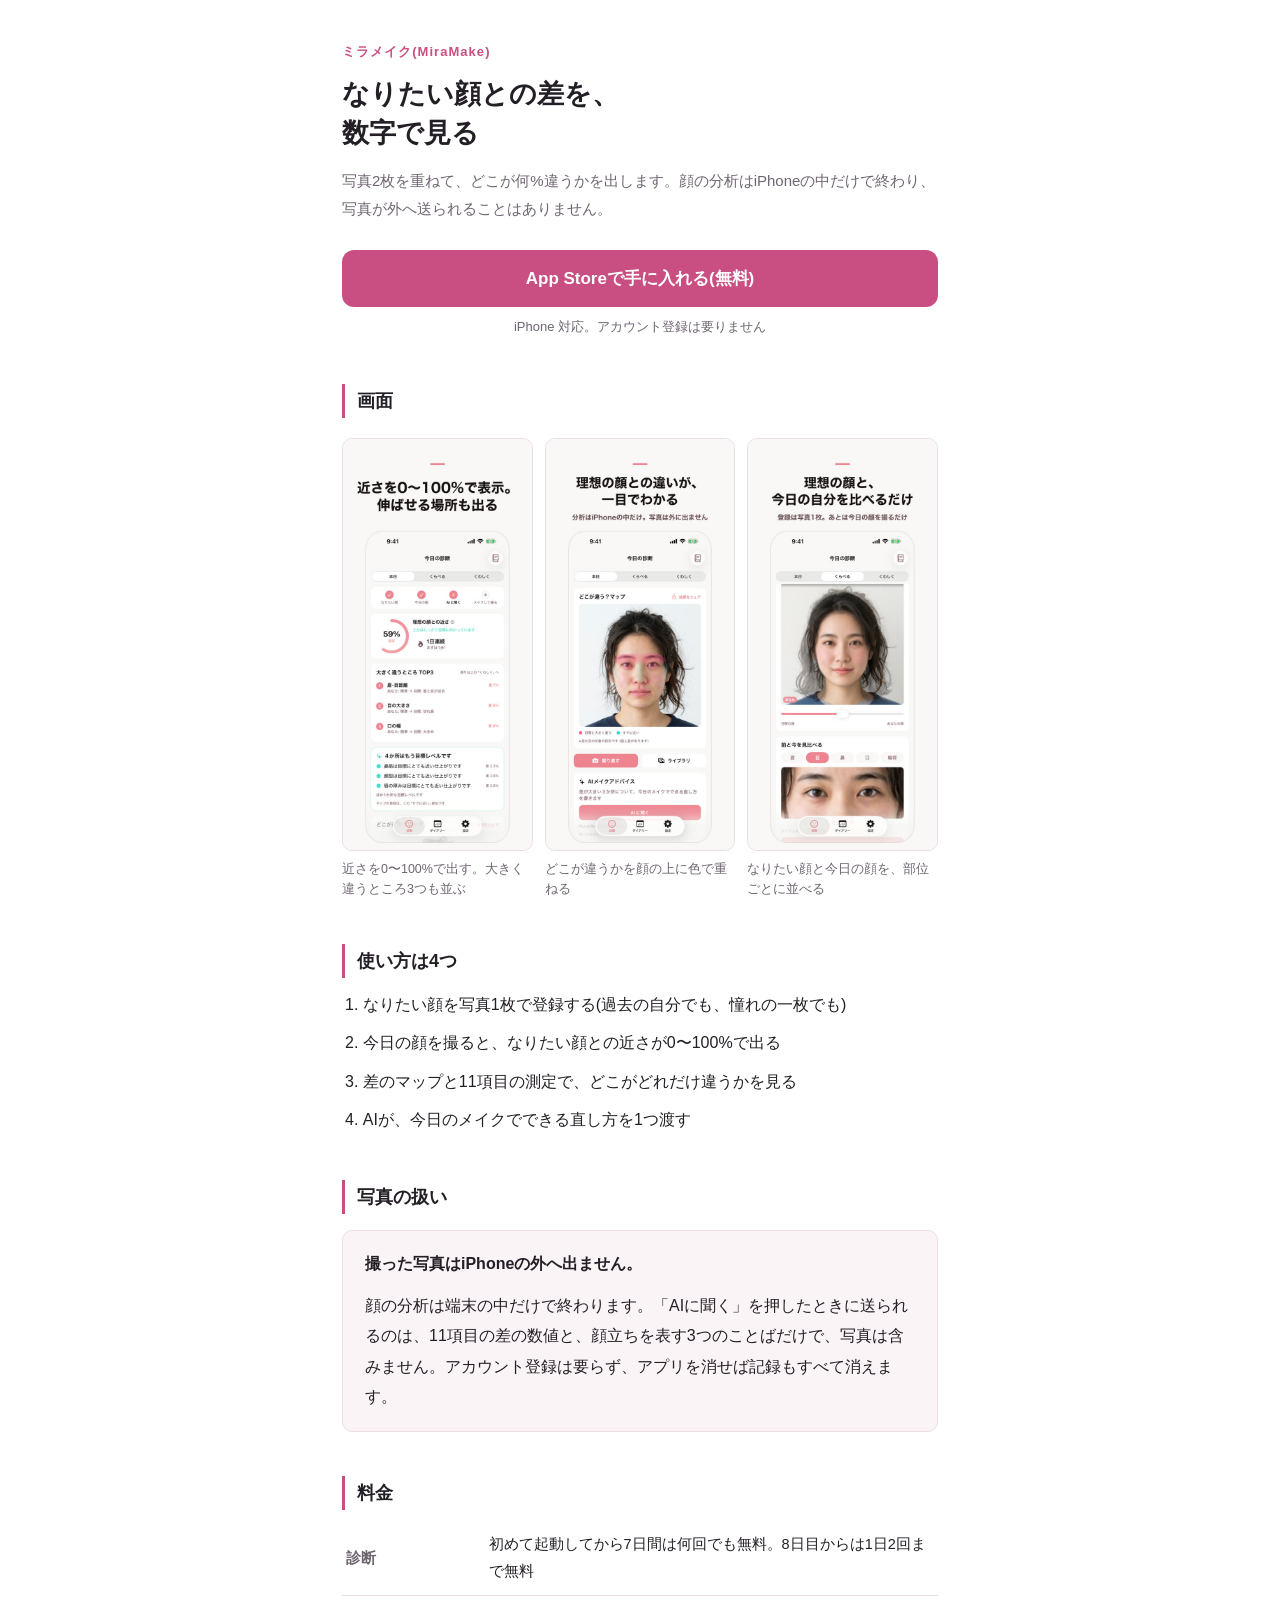
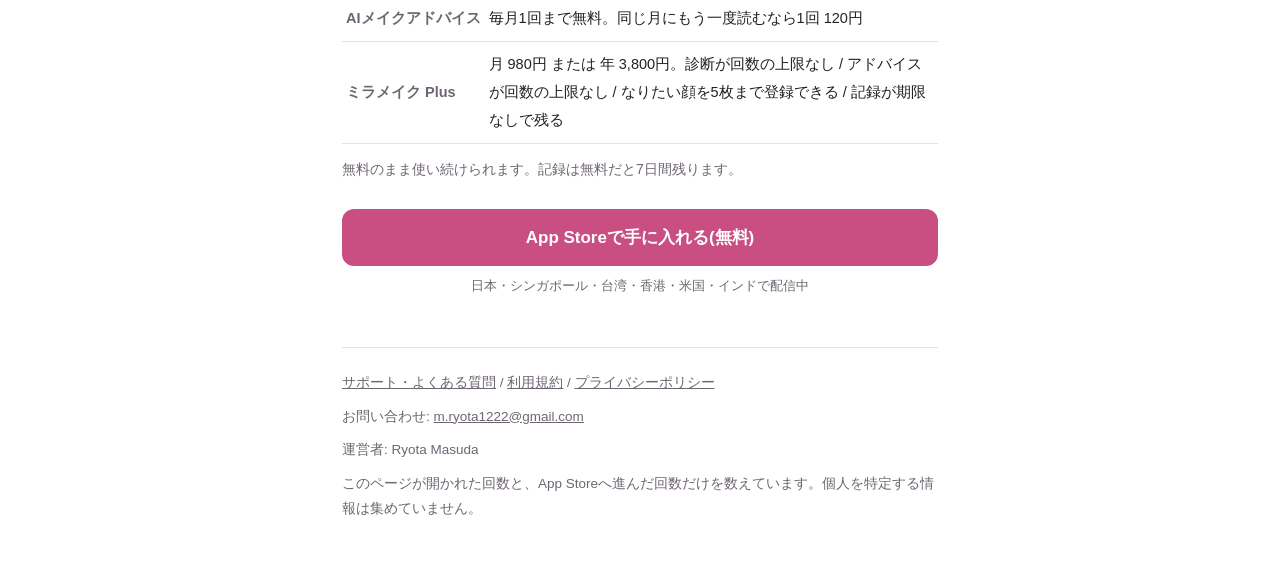
<file: app.html>
<!DOCTYPE html>
<html lang="ja">
<head>
<meta charset="UTF-8">
<meta name="viewport" content="width=device-width, initial-scale=1.0">
<title>なりたい顔との差を、数字で見る : ミラメイク(MiraMake)</title>
<meta name="description" content="なりたい顔と今日の顔を重ねて、どこが何%違うかを出すiPhoneアプリ。顔の分析は端末の中だけで終わります。">
<meta property="og:title" content="なりたい顔との差を、数字で見る : ミラメイク">
<meta property="og:description" content="写真2枚を重ねて、どこが何%違うかを出します。顔の分析はiPhoneの中だけで終わります。">
<meta property="og:type" content="website">
<style>
:root {
  color-scheme: light;
  --bg: #ffffff;
  --panel: #faf4f7;
  --ink: #241f26;
  --muted: #6f6572;
  --accent: #c94f82;
  --line: #ecdde5;
}
* { margin: 0; padding: 0; box-sizing: border-box; }
body {
  background: var(--bg);
  color: var(--ink);
  font-family: "Hiragino Sans", "Hiragino Kaku Gothic ProN", "Yu Gothic", sans-serif;
  line-height: 1.9;
  font-size: 16px;
  -webkit-text-size-adjust: 100%;
}
.wrap { max-width: 640px; margin: 0 auto; padding: 40px 22px 56px; }
.app-name { font-size: 13px; color: var(--accent); font-weight: 600; letter-spacing: .08em; }
h1 { font-size: 27px; font-weight: 700; line-height: 1.45; margin: 10px 0 14px; }
.lead { color: var(--muted); font-size: 15px; margin-bottom: 4px; }
h2 {
  font-size: 18px; font-weight: 700; margin: 44px 0 12px;
  padding-left: 12px; border-left: 3px solid var(--accent);
}
p { margin-bottom: 12px; }
a { color: var(--accent); }

.cta { margin: 26px 0 8px; }
.cta a {
  display: block; text-align: center; background: var(--accent); color: #fff;
  text-decoration: none; font-weight: 700; font-size: 17px;
  padding: 16px 20px; border-radius: 12px; line-height: 1.5;
}
.cta .note { text-align: center; color: var(--muted); font-size: 13px; margin: 8px 0 0; }

.shots { display: flex; gap: 12px; margin: 20px 0 8px; }
/* min-width を切らないと、説明文の長い行が3枚の列を押し広げて横に溢れる */
.shots figure { flex: 1; min-width: 0; margin: 0; }
.shots img { width: 100%; height: auto; border: 1px solid var(--line); border-radius: 10px; display: block; }
.shots figcaption { font-size: 12.5px; color: var(--muted); line-height: 1.65; margin-top: 8px; }

ol.steps { margin: 12px 0 12px 1.3em; }
ol.steps li { margin-bottom: 8px; }

.box {
  background: var(--panel); border: 1px solid var(--line);
  border-radius: 10px; padding: 18px 22px; margin: 16px 0;
}
.box p:last-child { margin-bottom: 0; }
.box .big { font-weight: 700; }

table { width: 100%; border-collapse: collapse; margin: 12px 0; font-size: 14.5px; }
th, td { border-bottom: 1px solid var(--line); padding: 9px 4px; text-align: left; }
th { color: var(--muted); font-weight: 600; white-space: nowrap; }

footer {
  margin-top: 48px; padding-top: 22px; border-top: 1px solid var(--line);
  color: var(--muted); font-size: 13.5px;
}
footer a { color: var(--muted); }
footer p { margin-bottom: 8px; }

@media (max-width: 480px) {
  h1 { font-size: 23px; }
  .shots { gap: 8px; }
  .shots figcaption { font-size: 11.5px; }
}
</style>
</head>
<body>
<div class="wrap">

<header>
  <div class="app-name">ミラメイク(MiraMake)</div>
  <h1>なりたい顔との差を、<br>数字で見る</h1>
  <p class="lead">写真2枚を重ねて、どこが何%違うかを出します。顔の分析はiPhoneの中だけで終わり、写真が外へ送られることはありません。</p>
</header>

<div class="cta">
  <a id="dl" href="https://apps.apple.com/app/apple-store/id6795734759?pt=129223245&amp;ct=ig_ad&amp;mt=8">App Storeで手に入れる(無料)</a>
  <p class="note">iPhone 対応。アカウント登録は要りません</p>
</div>

<h2>画面</h2>

<div class="shots">
  <figure>
    <img src="./img/score.jpg" alt="なりたい顔との近さを0から100%で表示する画面" loading="lazy">
    <figcaption>近さを0〜100%で出す。大きく違うところ3つも並ぶ</figcaption>
  </figure>
  <figure>
    <img src="./img/diffmap.jpg" alt="理想の顔との違いを顔の上に色で重ねた画面" loading="lazy">
    <figcaption>どこが違うかを顔の上に色で重ねる</figcaption>
  </figure>
  <figure>
    <img src="./img/overlay.jpg" alt="理想の顔と今日の顔を並べて比べる画面" loading="lazy">
    <figcaption>なりたい顔と今日の顔を、部位ごとに並べる</figcaption>
  </figure>
</div>

<h2>使い方は4つ</h2>

<ol class="steps">
  <li>なりたい顔を写真1枚で登録する(過去の自分でも、憧れの一枚でも)</li>
  <li>今日の顔を撮ると、なりたい顔との近さが0〜100%で出る</li>
  <li>差のマップと11項目の測定で、どこがどれだけ違うかを見る</li>
  <li>AIが、今日のメイクでできる直し方を1つ渡す</li>
</ol>

<h2>写真の扱い</h2>

<div class="box">
  <p class="big">撮った写真はiPhoneの外へ出ません。</p>
  <p>顔の分析は端末の中だけで終わります。「AIに聞く」を押したときに送られるのは、11項目の差の数値と、顔立ちを表す3つのことばだけで、写真は含みません。アカウント登録は要らず、アプリを消せば記録もすべて消えます。</p>
</div>

<h2>料金</h2>

<table>
  <tr><th>診断</th><td>初めて起動してから7日間は何回でも無料。8日目からは1日2回まで無料</td></tr>
  <tr><th>AIメイクアドバイス</th><td>毎月1回まで無料。同じ月にもう一度読むなら1回 120円</td></tr>
  <tr><th>ミラメイク Plus</th><td>月 980円 または 年 3,800円。診断が回数の上限なし / アドバイスが回数の上限なし / なりたい顔を5枚まで登録できる / 記録が期限なしで残る</td></tr>
</table>

<p style="color:var(--muted);font-size:14px;">無料のまま使い続けられます。記録は無料だと7日間残ります。</p>

<div class="cta">
  <a id="dl2" href="https://apps.apple.com/app/apple-store/id6795734759?pt=129223245&amp;ct=ig_ad&amp;mt=8">App Storeで手に入れる(無料)</a>
  <p class="note">日本・シンガポール・台湾・香港・米国・インドで配信中</p>
</div>

<footer>
  <p><a href="./index.html">サポート・よくある質問</a> / <a href="./terms.html">利用規約</a> / <a href="./privacy.html">プライバシーポリシー</a></p>
  <p>お問い合わせ: <a href="mailto:m.ryota1222@gmail.com">m.ryota1222@gmail.com</a></p>
  <p>運営者: Ryota Masuda</p>
  <p>このページが開かれた回数と、App Storeへ進んだ回数だけを数えています。個人を特定する情報は集めていません。</p>
</footer>

</div>

<script>
(function () {
  // 出し先ごとの名前を ?s= で受け取り、App Store のリンクの ct= を差し替える。
  // 出し先を増やすたびにページを作らずに済ませるため。
  var allowed = ["ig_ad", "ig_bio", "ig_story", "yt_desc", "tt_ad", "x_bio"];
  var q = new URLSearchParams(location.search).get("s");
  var s = (q && allowed.indexOf(q) >= 0) ? q : "";
  var links = ["dl", "dl2"].map(function (id) { return document.getElementById(id); });
  if (s) {
    links.forEach(function (a) {
      if (a) a.href = a.href.replace("ct=ig_ad", "ct=" + s);
    });
  }

  // このページが開かれた回数と、App Store へ出ていった回数を数える。
  // 押されるとページごと App Store へ移るので、通常の fetch では送り終わる前に
  // 打ち切られる。sendBeacon はページが消えても送り切る。独自ヘッダを付けられない
  // ので、鍵(公開前提の publishable key)は URL に載せる。
  // 中身は JSON ではなくフォーム形式で送る。JSON にすると CORS の事前確認が要る形に
  // なり、事前確認のできない sendBeacon はその場で送るのをやめる(実測で1件も届かない)
  var endpoint = "https://fccukluxrkbnrvmmrntk.supabase.co/rest/v1/site_events" +
    "?apikey=sb_publishable_9fyqIqRutF8erQk8Lr-5rQ_AJf4kSeB";
  var ua = navigator.userAgent || "";
  function count(kind) {
    if (!navigator.sendBeacon) return;
    var body = new URLSearchParams({
      kind: kind,
      page: "app",
      source: s,
      referrer: (document.referrer || "").slice(0, 200),
      lang: (navigator.language || "").slice(0, 20),
      platform: /iPhone|iPad|iPod/.test(ua) ? "ios" : /Android/.test(ua) ? "android" : "other"
    }).toString();
    try {
      navigator.sendBeacon(endpoint, new Blob([body], {
        type: "application/x-www-form-urlencoded"
      }));
    } catch (e) {
      // 数えられなくても、ページの動きは止めない
    }
  }

  count("view");
  links.forEach(function (a) {
    if (a) a.addEventListener("click", function () { count("tap"); });
  });
})();
</script>
</body>
</html>
</file>
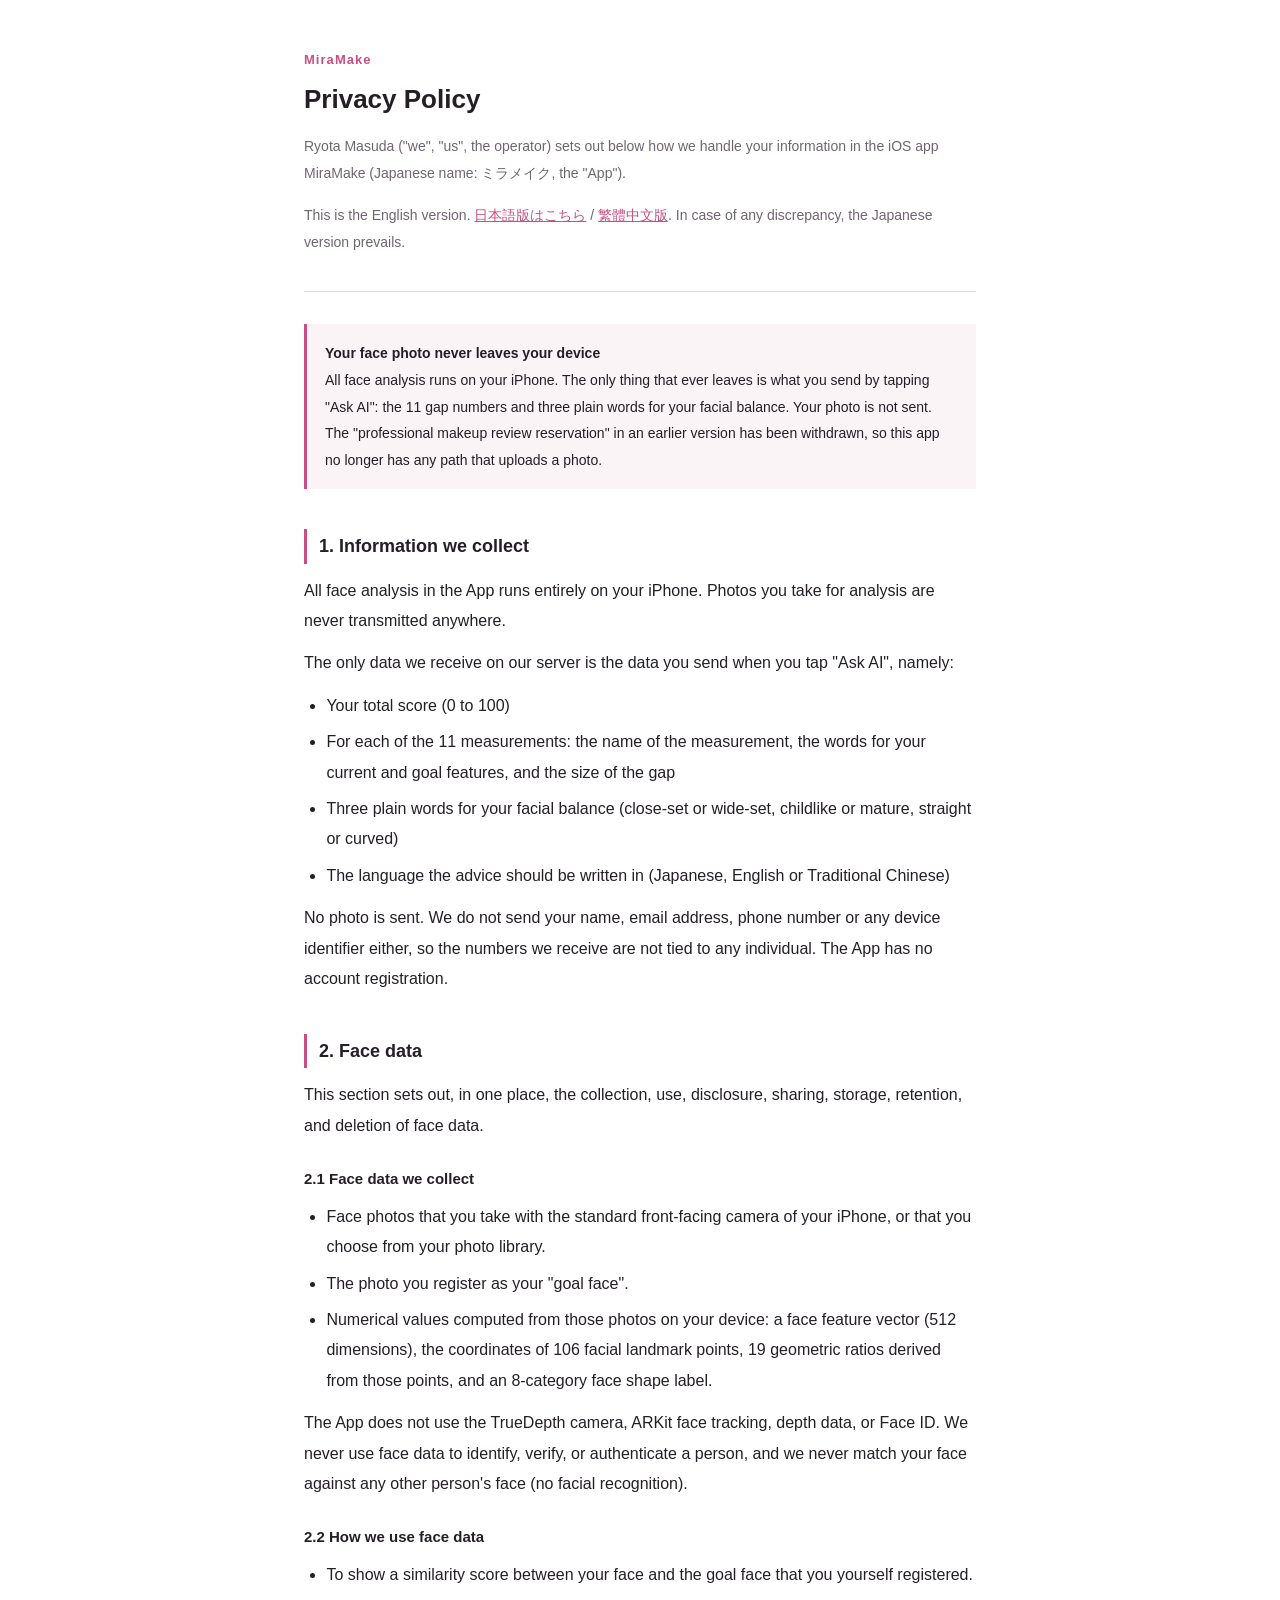
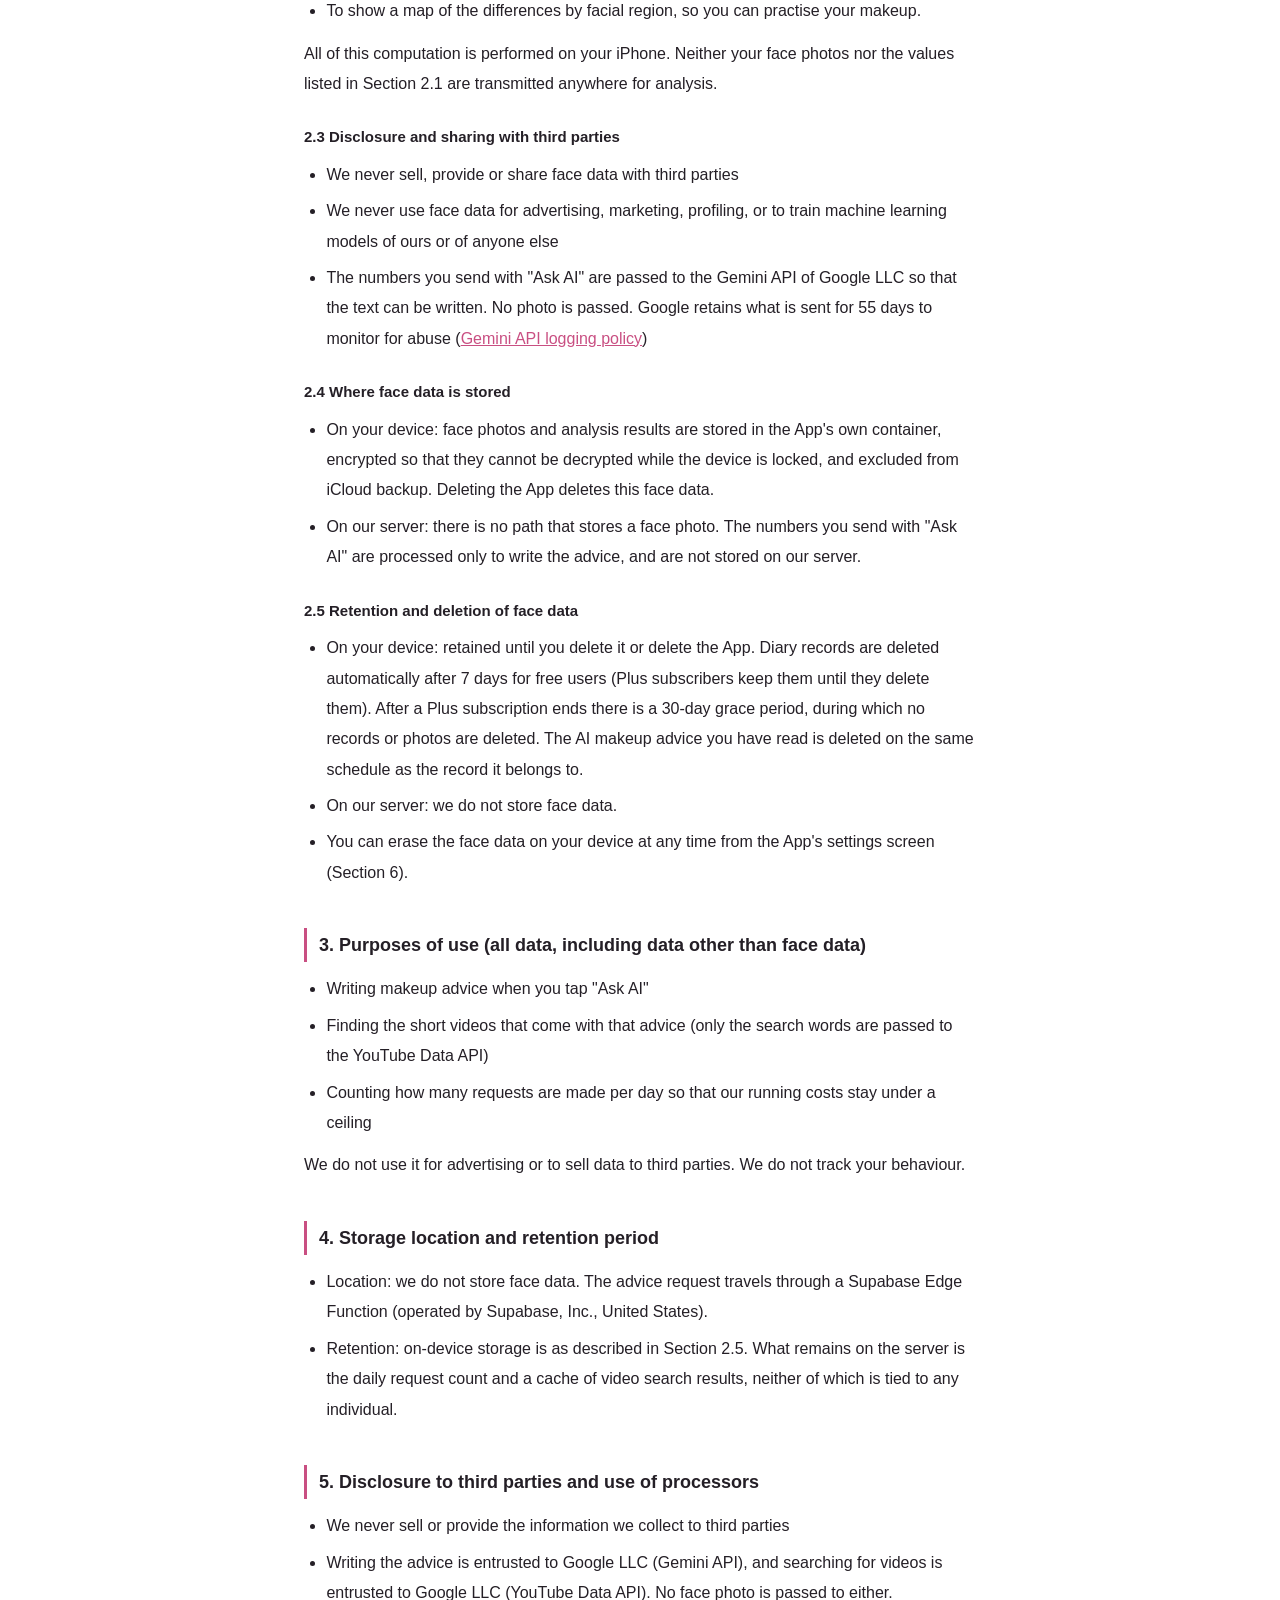
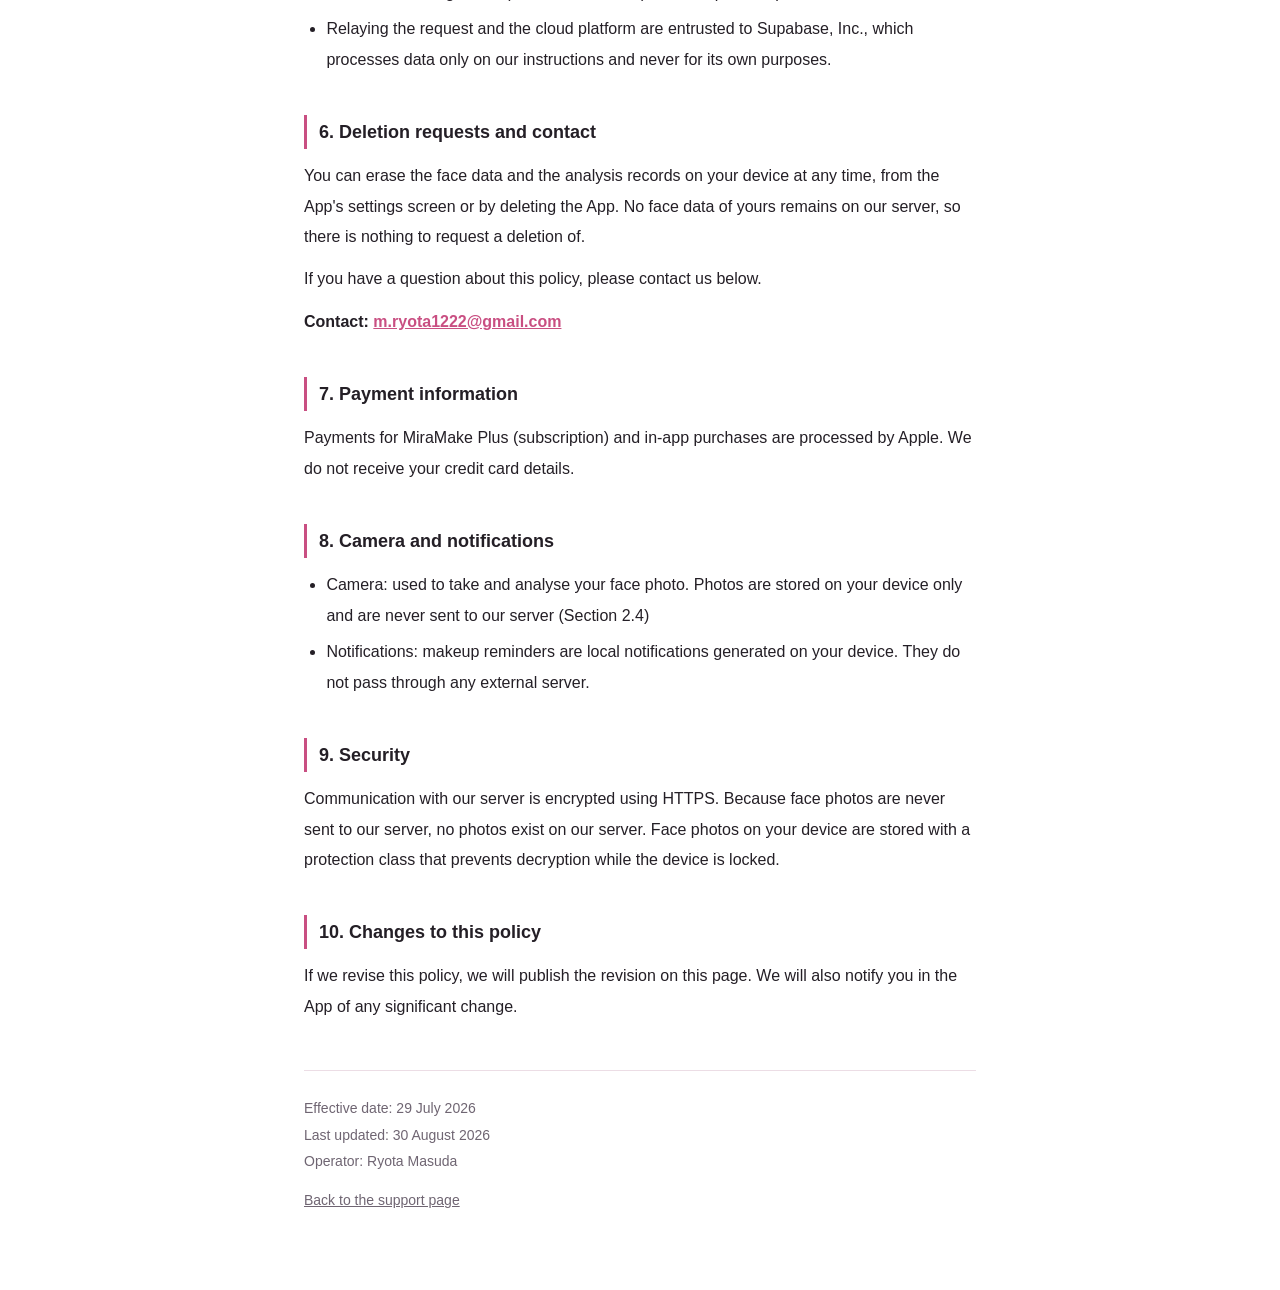
<file: privacy_en.html>
<!DOCTYPE html>
<html lang="en">
<head>
<meta charset="UTF-8">
<meta name="viewport" content="width=device-width, initial-scale=1.0">
<title>Privacy Policy : MiraMake</title>
<meta name="description" content="Privacy Policy for the iOS app MiraMake. Face analysis runs on the device, and there is no path that sends your face photo anywhere.">
<style>
/* 公開ページは端末のダークモード設定に関わらず白背景で固定する */
:root {
  color-scheme: light;
  --bg: #ffffff;
  --panel: #faf4f7;
  --ink: #241f26;
  --muted: #6f6572;
  --accent: #c94f82;
  --line: #ecdde5;
}
* { margin: 0; padding: 0; box-sizing: border-box; }
body {
  background: var(--bg);
  color: var(--ink);
  font-family: "Hiragino Sans", "Hiragino Kaku Gothic ProN", "Yu Gothic", sans-serif;
  line-height: 1.9;
  font-size: 16px;
}
.wrap { max-width: 720px; margin: 0 auto; padding: 48px 24px 64px; }
header { border-bottom: 1px solid var(--line); padding-bottom: 24px; margin-bottom: 32px; }
.app-name { font-size: 13px; color: var(--accent); font-weight: 600; letter-spacing: 0.08em; margin-bottom: 8px; }
h1 { font-size: 26px; font-weight: 700; line-height: 1.4; }
.lead { margin-top: 16px; color: var(--muted); font-size: 14px; }
h2 {
  font-size: 18px;
  font-weight: 700;
  margin: 40px 0 12px;
  padding-left: 12px;
  border-left: 3px solid var(--accent);
}
h3 {
  font-size: 15px;
  font-weight: 700;
  margin: 24px 0 8px;
  color: var(--ink);
}
p { margin-bottom: 12px; }
ul { margin: 0 0 12px 1.4em; }
li { margin-bottom: 6px; }
.note {
  background: var(--panel);
  border: 1px solid var(--line);
  border-radius: 10px;
  padding: 16px 20px;
  margin: 16px 0;
  font-size: 15px;
}
.notice {
  background: var(--panel);
  border-left: 3px solid var(--accent);
  padding: 16px 18px;
  margin: 24px 0 8px;
  font-size: 14px;
}
.contact { font-weight: 600; }
a { color: var(--accent); }
footer {
  margin-top: 48px;
  padding-top: 24px;
  border-top: 1px solid var(--line);
  color: var(--muted);
  font-size: 14px;
}
footer a { color: var(--muted); }
</style>
</head>
<body>
<div class="wrap">

<header>
  <div class="app-name">MiraMake</div>
  <h1>Privacy Policy</h1>
  <p class="lead">Ryota Masuda ("we", "us", the operator) sets out below how we handle your information in the iOS app MiraMake (Japanese name: ミラメイク, the "App").</p>
  <p class="lead">This is the English version. <a href="./privacy.html">日本語版はこちら</a> / <a href="./privacy_zh-hant.html">繁體中文版</a>. In case of any discrepancy, the Japanese version prevails.</p>
</header>

<p class="notice"><strong>Your face photo never leaves your device</strong><br>All face analysis runs on your iPhone. The only thing that ever leaves is what you send by tapping "Ask AI": the 11 gap numbers and three plain words for your facial balance. Your photo is not sent. The "professional makeup review reservation" in an earlier version has been withdrawn, so this app no longer has any path that uploads a photo.</p>

<h2>1. Information we collect</h2>
<p>All face analysis in the App runs entirely on your iPhone. Photos you take for analysis are never transmitted anywhere.</p>
<p>The only data we receive on our server is the data you send when you tap "Ask AI", namely:</p>
<ul>
  <li>Your total score (0 to 100)</li>
  <li>For each of the 11 measurements: the name of the measurement, the words for your current and goal features, and the size of the gap</li>
  <li>Three plain words for your facial balance (close-set or wide-set, childlike or mature, straight or curved)</li>
  <li>The language the advice should be written in (Japanese, English or Traditional Chinese)</li>
</ul>
<p>No photo is sent. We do not send your name, email address, phone number or any device identifier either, so the numbers we receive are not tied to any individual. The App has no account registration.</p>

<h2>2. Face data</h2>
<p>This section sets out, in one place, the collection, use, disclosure, sharing, storage, retention, and deletion of face data.</p>

<h3>2.1 Face data we collect</h3>
<ul>
  <li>Face photos that you take with the standard front-facing camera of your iPhone, or that you choose from your photo library.</li>
  <li>The photo you register as your "goal face".</li>
  <li>Numerical values computed from those photos on your device: a face feature vector (512 dimensions), the coordinates of 106 facial landmark points, 19 geometric ratios derived from those points, and an 8-category face shape label.</li>
</ul>
<p>The App does not use the TrueDepth camera, ARKit face tracking, depth data, or Face ID. We never use face data to identify, verify, or authenticate a person, and we never match your face against any other person's face (no facial recognition).</p>

<h3>2.2 How we use face data</h3>
<ul>
  <li>To show a similarity score between your face and the goal face that you yourself registered.</li>
  <li>To show a map of the differences by facial region, so you can practise your makeup.</li>
</ul>
<p>All of this computation is performed on your iPhone. Neither your face photos nor the values listed in Section 2.1 are transmitted anywhere for analysis.</p>

<h3>2.3 Disclosure and sharing with third parties</h3>
<ul>
  <li>We never sell, provide or share face data with third parties</li>
  <li>We never use face data for advertising, marketing, profiling, or to train machine learning models of ours or of anyone else</li>
  <li>The numbers you send with "Ask AI" are passed to the Gemini API of Google LLC so that the text can be written. No photo is passed. Google retains what is sent for 55 days to monitor for abuse (<a href="https://ai.google.dev/gemini-api/docs/logs-policy">Gemini API logging policy</a>)</li>
</ul>

<h3>2.4 Where face data is stored</h3>
<ul>
  <li>On your device: face photos and analysis results are stored in the App's own container, encrypted so that they cannot be decrypted while the device is locked, and excluded from iCloud backup. Deleting the App deletes this face data.</li>
  <li>On our server: there is no path that stores a face photo. The numbers you send with "Ask AI" are processed only to write the advice, and are not stored on our server.</li>
</ul>

<h3>2.5 Retention and deletion of face data</h3>
<ul>
  <li>On your device: retained until you delete it or delete the App. Diary records are deleted automatically after 7 days for free users (Plus subscribers keep them until they delete them). After a Plus subscription ends there is a 30-day grace period, during which no records or photos are deleted. The AI makeup advice you have read is deleted on the same schedule as the record it belongs to.</li>
  <li>On our server: we do not store face data.</li>
  <li>You can erase the face data on your device at any time from the App's settings screen (Section 6).</li>
</ul>

<h2>3. Purposes of use (all data, including data other than face data)</h2>
<ul>
  <li>Writing makeup advice when you tap "Ask AI"</li>
  <li>Finding the short videos that come with that advice (only the search words are passed to the YouTube Data API)</li>
  <li>Counting how many requests are made per day so that our running costs stay under a ceiling</li>
</ul>
<p>We do not use it for advertising or to sell data to third parties. We do not track your behaviour.</p>

<h2>4. Storage location and retention period</h2>
<ul>
  <li>Location: we do not store face data. The advice request travels through a Supabase Edge Function (operated by Supabase, Inc., United States).</li>
  <li>Retention: on-device storage is as described in Section 2.5. What remains on the server is the daily request count and a cache of video search results, neither of which is tied to any individual.</li>
</ul>

<h2>5. Disclosure to third parties and use of processors</h2>
<ul>
  <li>We never sell or provide the information we collect to third parties</li>
  <li>Writing the advice is entrusted to Google LLC (Gemini API), and searching for videos is entrusted to Google LLC (YouTube Data API). No face photo is passed to either.</li>
  <li>Relaying the request and the cloud platform are entrusted to Supabase, Inc., which processes data only on our instructions and never for its own purposes.</li>
</ul>

<h2>6. Deletion requests and contact</h2>
<p>You can erase the face data and the analysis records on your device at any time, from the App's settings screen or by deleting the App. No face data of yours remains on our server, so there is nothing to request a deletion of.</p>
<p>If you have a question about this policy, please contact us below.</p>
<p class="contact">Contact: <a href="mailto:m.ryota1222@gmail.com">m.ryota1222@gmail.com</a></p>

<h2>7. Payment information</h2>
<p>Payments for MiraMake Plus (subscription) and in-app purchases are processed by Apple. We do not receive your credit card details.</p>

<h2>8. Camera and notifications</h2>
<ul>
  <li>Camera: used to take and analyse your face photo. Photos are stored on your device only and are never sent to our server (Section 2.4)</li>
  <li>Notifications: makeup reminders are local notifications generated on your device. They do not pass through any external server.</li>
</ul>

<h2>9. Security</h2>
<p>Communication with our server is encrypted using HTTPS. Because face photos are never sent to our server, no photos exist on our server. Face photos on your device are stored with a protection class that prevents decryption while the device is locked.</p>

<h2>10. Changes to this policy</h2>
<p>If we revise this policy, we will publish the revision on this page. We will also notify you in the App of any significant change.</p>

<footer>
  <p>Effective date: 29 July 2026<br>Last updated: 30 August 2026<br>Operator: Ryota Masuda</p>
  <p><a href="./index.html">Back to the support page</a></p>
</footer>

</div>
</body>
</html>
</file>
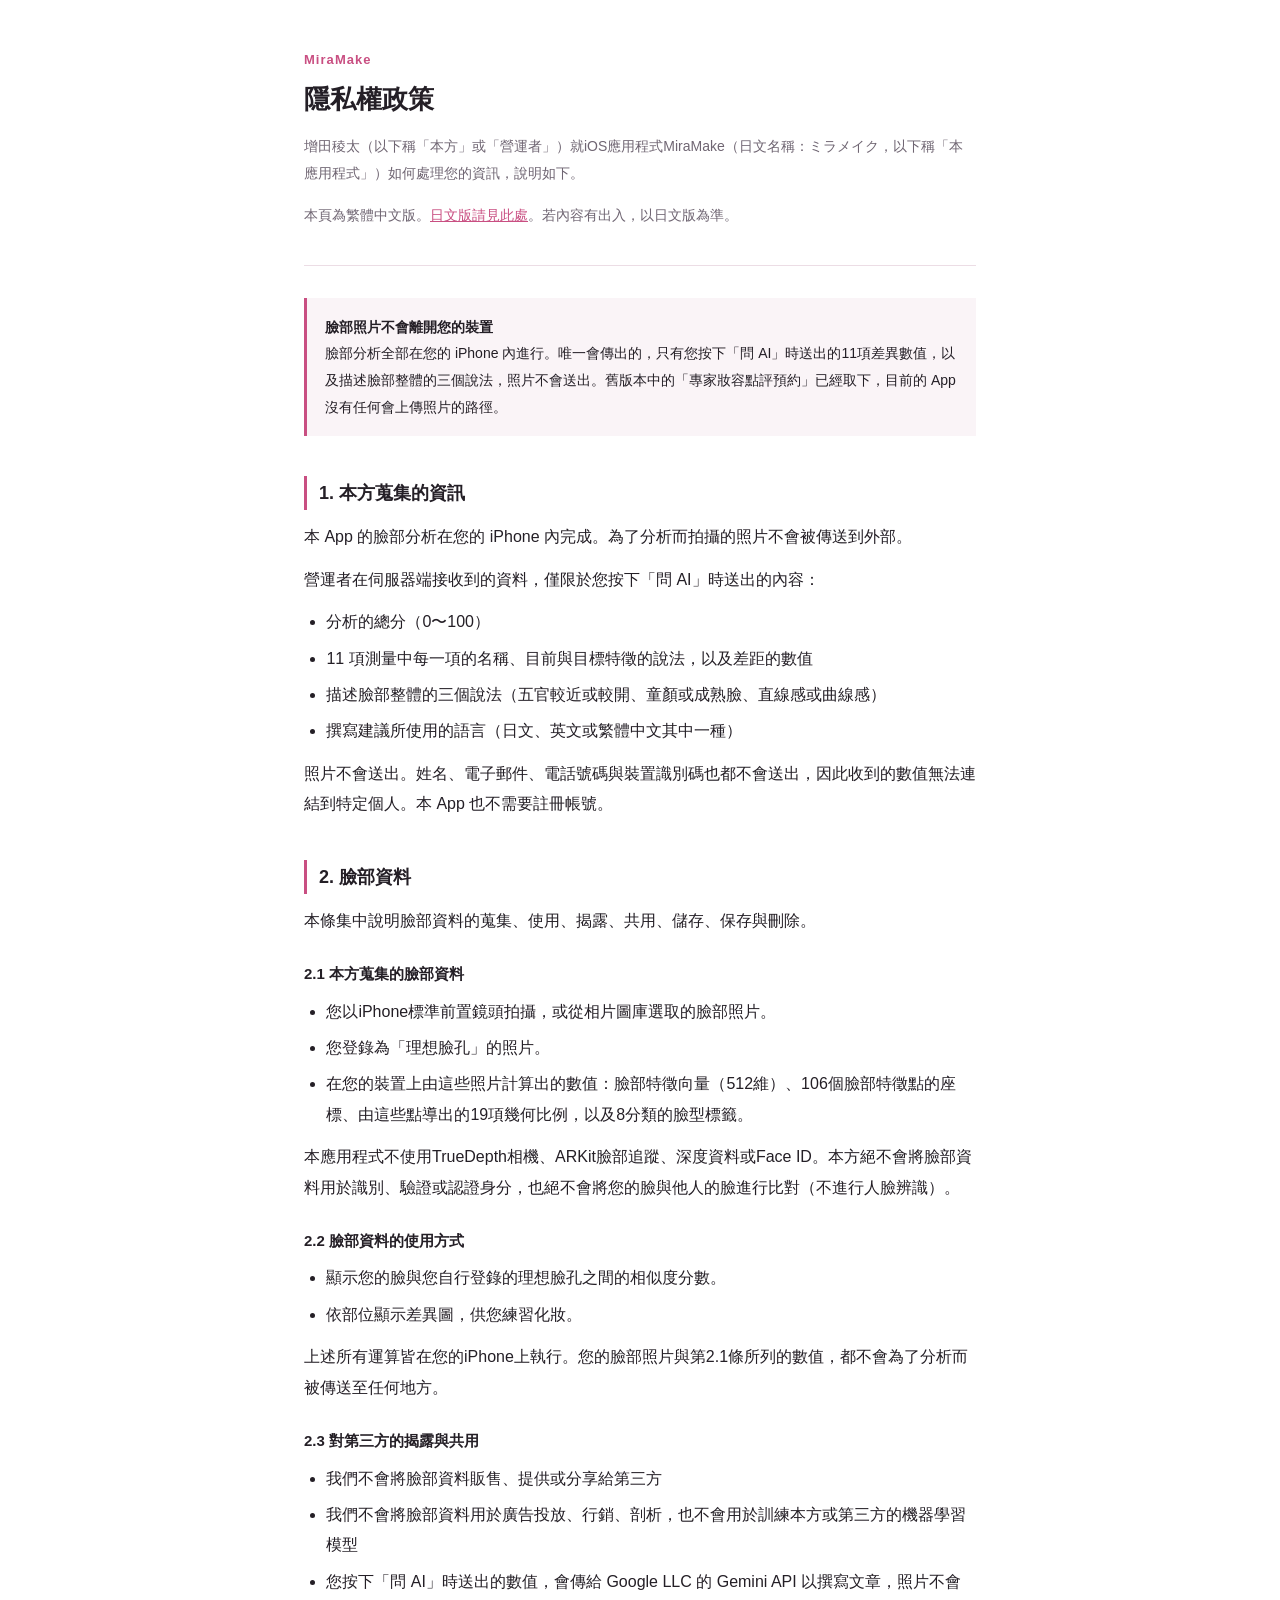
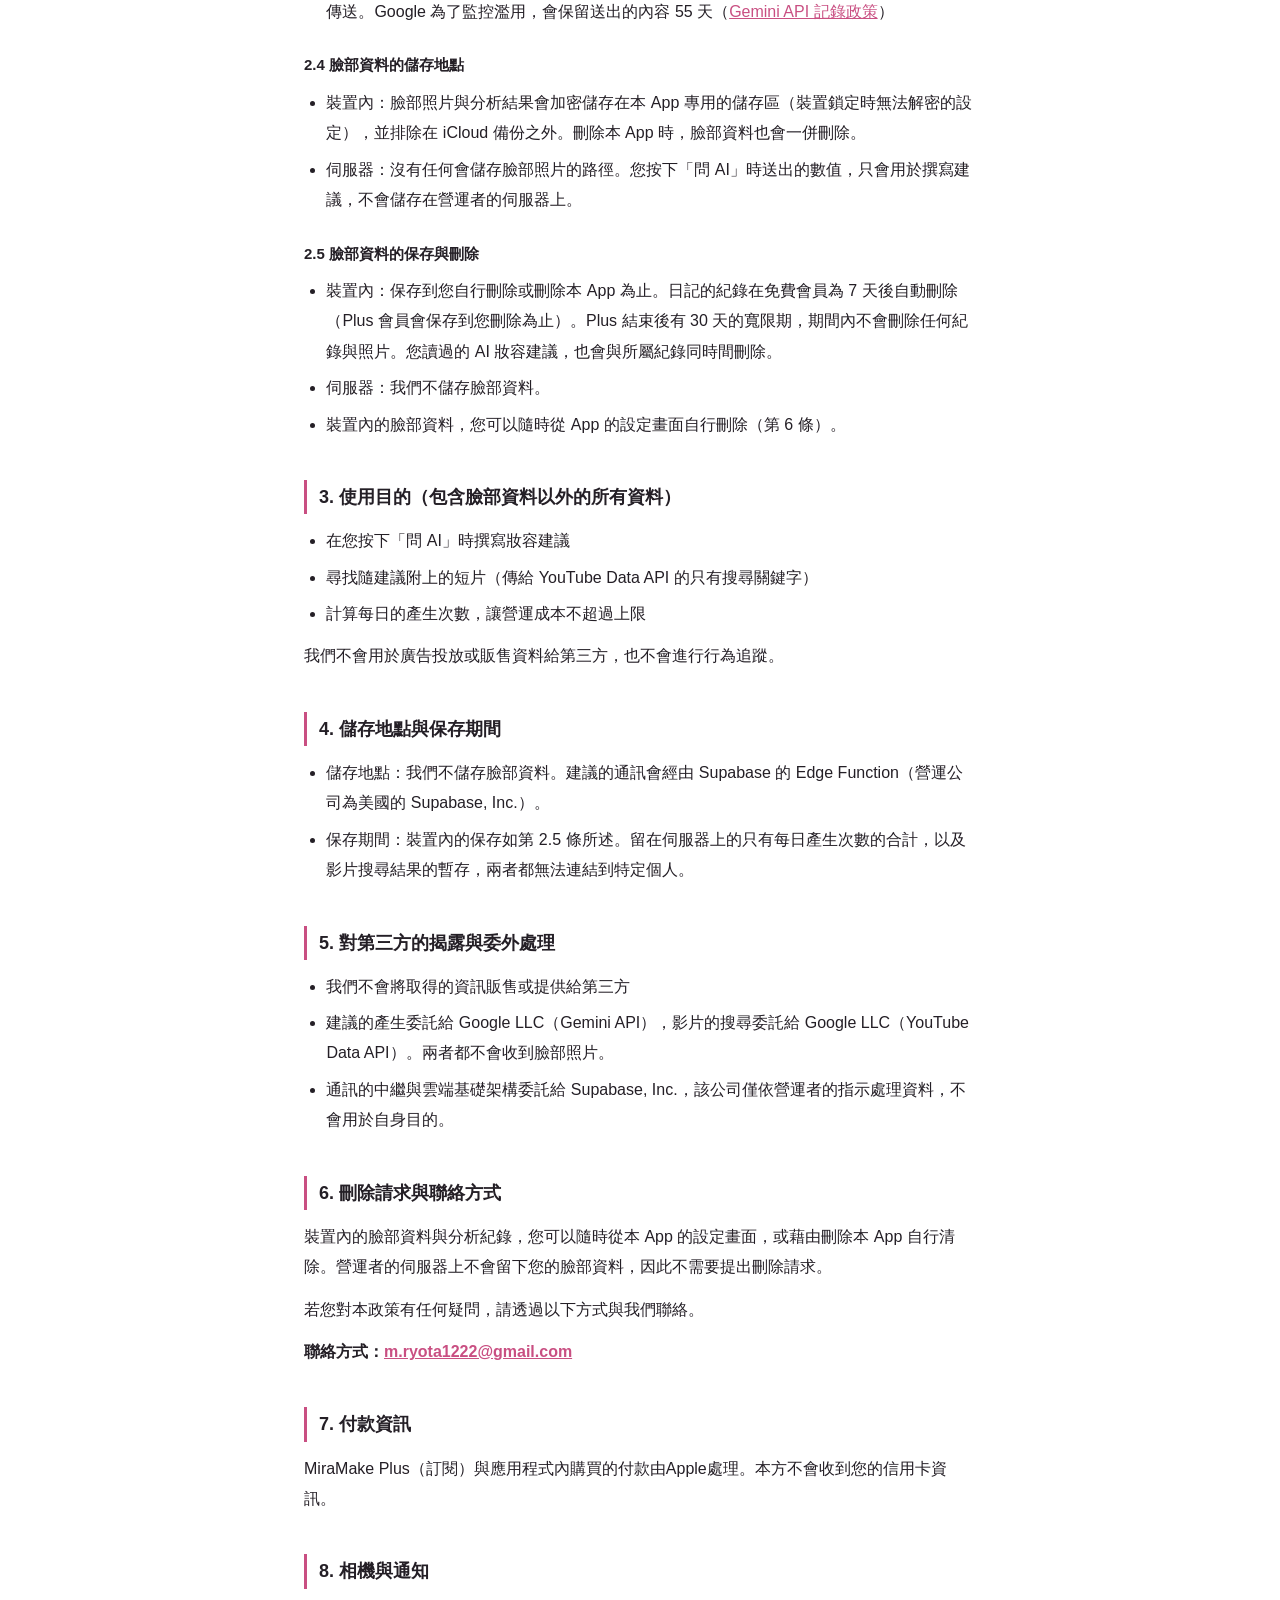
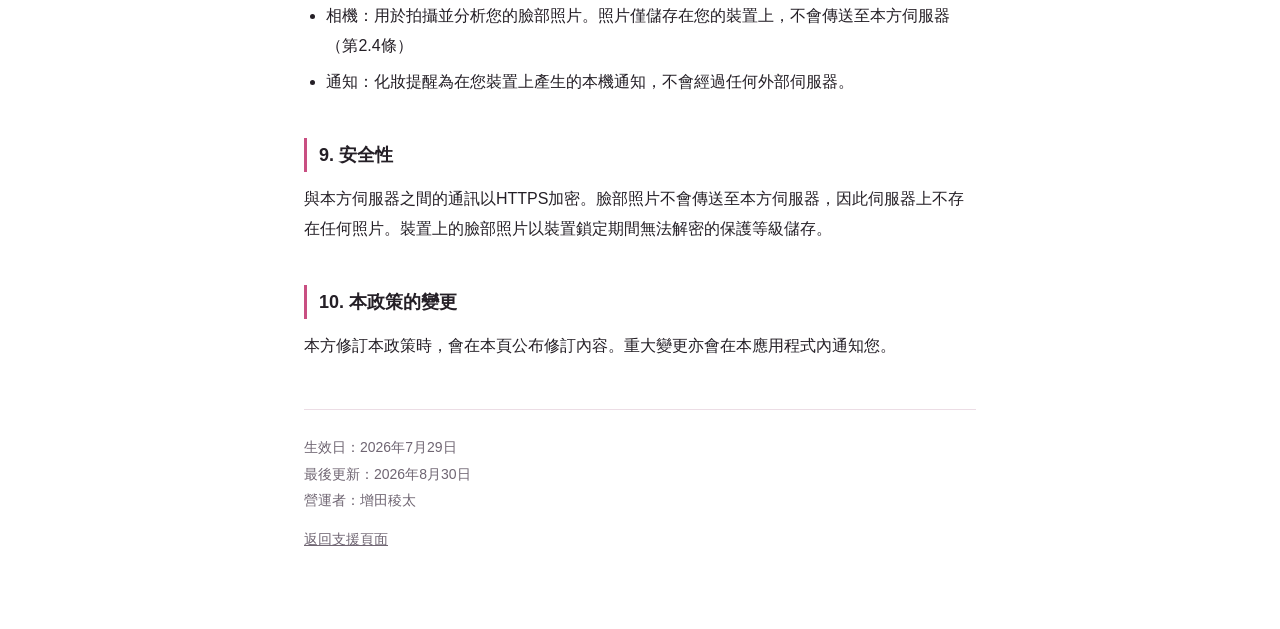
<file: privacy_zh-hant.html>
<!DOCTYPE html>
<html lang="zh-Hant">
<head>
<meta charset="UTF-8">
<meta name="viewport" content="width=device-width, initial-scale=1.0">
<title>隱私權政策 : MiraMake</title>
<meta name="description" content="iOS 應用程式 MiraMake（ミラメイク）的隱私權政策。臉部分析在裝置內完成，沒有任何會將臉部照片傳出的路徑。">
<style>
/* 公開ページは端末のダークモード設定に関わらず白背景で固定する */
:root {
  color-scheme: light;
  --bg: #ffffff;
  --panel: #faf4f7;
  --ink: #241f26;
  --muted: #6f6572;
  --accent: #c94f82;
  --line: #ecdde5;
}
* { margin: 0; padding: 0; box-sizing: border-box; }
body {
  background: var(--bg);
  color: var(--ink);
  font-family: "PingFang TC", "Hiragino Sans CNS", "Microsoft JhengHei", sans-serif;
  line-height: 1.9;
  font-size: 16px;
}
.wrap { max-width: 720px; margin: 0 auto; padding: 48px 24px 64px; }
header { border-bottom: 1px solid var(--line); padding-bottom: 24px; margin-bottom: 32px; }
.app-name { font-size: 13px; color: var(--accent); font-weight: 600; letter-spacing: 0.08em; margin-bottom: 8px; }
h1 { font-size: 26px; font-weight: 700; line-height: 1.4; }
.lead { margin-top: 16px; color: var(--muted); font-size: 14px; }
h2 {
  font-size: 18px;
  font-weight: 700;
  margin: 40px 0 12px;
  padding-left: 12px;
  border-left: 3px solid var(--accent);
}
h3 {
  font-size: 15px;
  font-weight: 700;
  margin: 24px 0 8px;
  color: var(--ink);
}
p { margin-bottom: 12px; }
ul { margin: 0 0 12px 1.4em; }
li { margin-bottom: 6px; }
.note {
  background: var(--panel);
  border: 1px solid var(--line);
  border-radius: 10px;
  padding: 16px 20px;
  margin: 16px 0;
  font-size: 15px;
}
.notice {
  background: var(--panel);
  border-left: 3px solid var(--accent);
  padding: 16px 18px;
  margin: 24px 0 8px;
  font-size: 14px;
}
.contact { font-weight: 600; }
a { color: var(--accent); }
footer {
  margin-top: 48px;
  padding-top: 24px;
  border-top: 1px solid var(--line);
  color: var(--muted);
  font-size: 14px;
}
footer a { color: var(--muted); }
</style>
</head>
<body>
<div class="wrap">

<header>
  <div class="app-name">MiraMake</div>
  <h1>隱私權政策</h1>
  <p class="lead">增田稜太（以下稱「本方」或「營運者」）就iOS應用程式MiraMake（日文名稱：ミラメイク，以下稱「本應用程式」）如何處理您的資訊，說明如下。</p>
  <p class="lead">本頁為繁體中文版。<a href="./privacy.html">日文版請見此處</a>。若內容有出入，以日文版為準。</p>
</header>

<p class="notice"><strong>臉部照片不會離開您的裝置</strong><br>臉部分析全部在您的 iPhone 內進行。唯一會傳出的，只有您按下「問 AI」時送出的11項差異數值，以及描述臉部整體的三個說法，照片不會送出。舊版本中的「專家妝容點評預約」已經取下，目前的 App 沒有任何會上傳照片的路徑。</p>

<h2>1. 本方蒐集的資訊</h2>
<p>本 App 的臉部分析在您的 iPhone 內完成。為了分析而拍攝的照片不會被傳送到外部。</p>
<p>營運者在伺服器端接收到的資料，僅限於您按下「問 AI」時送出的內容：</p>
<ul>
  <li>分析的總分（0〜100）</li>
  <li>11 項測量中每一項的名稱、目前與目標特徵的說法，以及差距的數值</li>
  <li>描述臉部整體的三個說法（五官較近或較開、童顏或成熟臉、直線感或曲線感）</li>
  <li>撰寫建議所使用的語言（日文、英文或繁體中文其中一種）</li>
</ul>
<p>照片不會送出。姓名、電子郵件、電話號碼與裝置識別碼也都不會送出，因此收到的數值無法連結到特定個人。本 App 也不需要註冊帳號。</p>

<h2>2. 臉部資料</h2>
<p>本條集中說明臉部資料的蒐集、使用、揭露、共用、儲存、保存與刪除。</p>

<h3>2.1 本方蒐集的臉部資料</h3>
<ul>
  <li>您以iPhone標準前置鏡頭拍攝，或從相片圖庫選取的臉部照片。</li>
  <li>您登錄為「理想臉孔」的照片。</li>
  <li>在您的裝置上由這些照片計算出的數值：臉部特徵向量（512維）、106個臉部特徵點的座標、由這些點導出的19項幾何比例，以及8分類的臉型標籤。</li>
</ul>
<p>本應用程式不使用TrueDepth相機、ARKit臉部追蹤、深度資料或Face ID。本方絕不會將臉部資料用於識別、驗證或認證身分，也絕不會將您的臉與他人的臉進行比對（不進行人臉辨識）。</p>

<h3>2.2 臉部資料的使用方式</h3>
<ul>
  <li>顯示您的臉與您自行登錄的理想臉孔之間的相似度分數。</li>
  <li>依部位顯示差異圖，供您練習化妝。</li>
</ul>
<p>上述所有運算皆在您的iPhone上執行。您的臉部照片與第2.1條所列的數值，都不會為了分析而被傳送至任何地方。</p>

<h3>2.3 對第三方的揭露與共用</h3>
<ul>
  <li>我們不會將臉部資料販售、提供或分享給第三方</li>
  <li>我們不會將臉部資料用於廣告投放、行銷、剖析，也不會用於訓練本方或第三方的機器學習模型</li>
  <li>您按下「問 AI」時送出的數值，會傳給 Google LLC 的 Gemini API 以撰寫文章，照片不會傳送。Google 為了監控濫用，會保留送出的內容 55 天（<a href="https://ai.google.dev/gemini-api/docs/logs-policy">Gemini API 記錄政策</a>）</li>
</ul>

<h3>2.4 臉部資料的儲存地點</h3>
<ul>
  <li>裝置內：臉部照片與分析結果會加密儲存在本 App 專用的儲存區（裝置鎖定時無法解密的設定），並排除在 iCloud 備份之外。刪除本 App 時，臉部資料也會一併刪除。</li>
  <li>伺服器：沒有任何會儲存臉部照片的路徑。您按下「問 AI」時送出的數值，只會用於撰寫建議，不會儲存在營運者的伺服器上。</li>
</ul>

<h3>2.5 臉部資料的保存與刪除</h3>
<ul>
  <li>裝置內：保存到您自行刪除或刪除本 App 為止。日記的紀錄在免費會員為 7 天後自動刪除（Plus 會員會保存到您刪除為止）。Plus 結束後有 30 天的寬限期，期間內不會刪除任何紀錄與照片。您讀過的 AI 妝容建議，也會與所屬紀錄同時間刪除。</li>
  <li>伺服器：我們不儲存臉部資料。</li>
  <li>裝置內的臉部資料，您可以隨時從 App 的設定畫面自行刪除（第 6 條）。</li>
</ul>

<h2>3. 使用目的（包含臉部資料以外的所有資料）</h2>
<ul>
  <li>在您按下「問 AI」時撰寫妝容建議</li>
  <li>尋找隨建議附上的短片（傳給 YouTube Data API 的只有搜尋關鍵字）</li>
  <li>計算每日的產生次數，讓營運成本不超過上限</li>
</ul>
<p>我們不會用於廣告投放或販售資料給第三方，也不會進行行為追蹤。</p>

<h2>4. 儲存地點與保存期間</h2>
<ul>
  <li>儲存地點：我們不儲存臉部資料。建議的通訊會經由 Supabase 的 Edge Function（營運公司為美國的 Supabase, Inc.）。</li>
  <li>保存期間：裝置內的保存如第 2.5 條所述。留在伺服器上的只有每日產生次數的合計，以及影片搜尋結果的暫存，兩者都無法連結到特定個人。</li>
</ul>

<h2>5. 對第三方的揭露與委外處理</h2>
<ul>
  <li>我們不會將取得的資訊販售或提供給第三方</li>
  <li>建議的產生委託給 Google LLC（Gemini API），影片的搜尋委託給 Google LLC（YouTube Data API）。兩者都不會收到臉部照片。</li>
  <li>通訊的中繼與雲端基礎架構委託給 Supabase, Inc.，該公司僅依營運者的指示處理資料，不會用於自身目的。</li>
</ul>

<h2>6. 刪除請求與聯絡方式</h2>
<p>裝置內的臉部資料與分析紀錄，您可以隨時從本 App 的設定畫面，或藉由刪除本 App 自行清除。營運者的伺服器上不會留下您的臉部資料，因此不需要提出刪除請求。</p>
<p>若您對本政策有任何疑問，請透過以下方式與我們聯絡。</p>
<p class="contact">聯絡方式：<a href="mailto:m.ryota1222@gmail.com">m.ryota1222@gmail.com</a></p>

<h2>7. 付款資訊</h2>
<p>MiraMake Plus（訂閱）與應用程式內購買的付款由Apple處理。本方不會收到您的信用卡資訊。</p>

<h2>8. 相機與通知</h2>
<ul>
  <li>相機：用於拍攝並分析您的臉部照片。照片僅儲存在您的裝置上，不會傳送至本方伺服器（第2.4條）</li>
  <li>通知：化妝提醒為在您裝置上產生的本機通知，不會經過任何外部伺服器。</li>
</ul>

<h2>9. 安全性</h2>
<p>與本方伺服器之間的通訊以HTTPS加密。臉部照片不會傳送至本方伺服器，因此伺服器上不存在任何照片。裝置上的臉部照片以裝置鎖定期間無法解密的保護等級儲存。</p>

<h2>10. 本政策的變更</h2>
<p>本方修訂本政策時，會在本頁公布修訂內容。重大變更亦會在本應用程式內通知您。</p>

<footer>
  <p>生效日：2026年7月29日<br>最後更新：2026年8月30日<br>營運者：增田稜太</p>
  <p><a href="./index.html">返回支援頁面</a></p>
</footer>

</div>
</body>
</html>
</file>
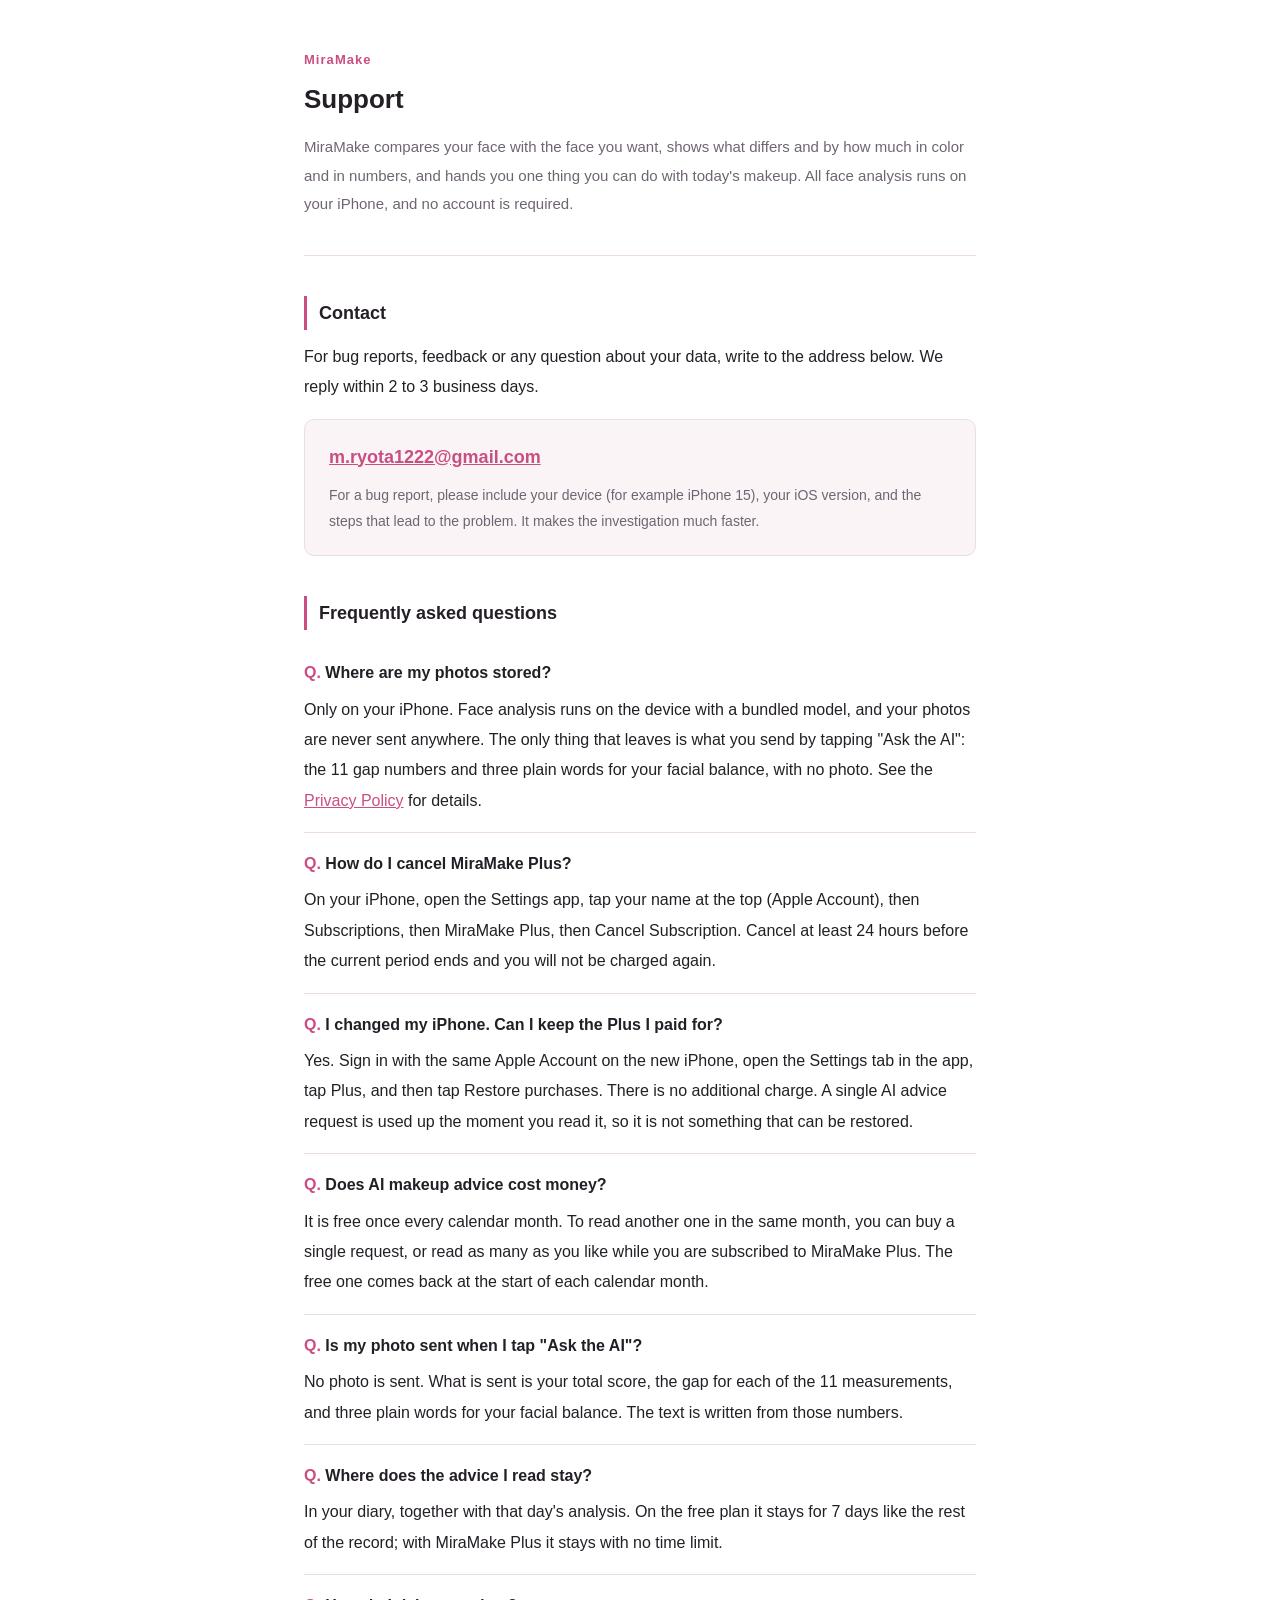
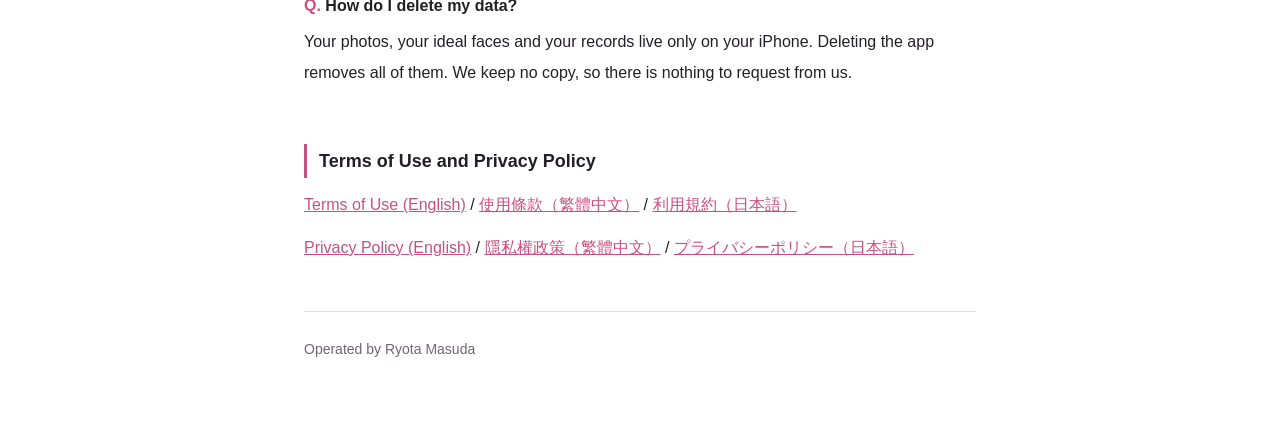
<file: support_en.html>
<!DOCTYPE html>
<html lang="en">
<head>
<meta charset="UTF-8">
<meta name="viewport" content="width=device-width, initial-scale=1.0">
<title>Support : MiraMake</title>
<meta name="description" content="Support page for the iOS app MiraMake. Contact details and frequently asked questions.">
<style>
/* Fixed light background regardless of the device appearance setting */
:root {
  color-scheme: light;
  --bg: #ffffff;
  --panel: #faf4f7;
  --ink: #241f26;
  --muted: #6f6572;
  --accent: #c94f82;
  --line: #ecdde5;
}
* { margin: 0; padding: 0; box-sizing: border-box; }
body {
  background: var(--bg);
  color: var(--ink);
  font-family: -apple-system, BlinkMacSystemFont, "Segoe UI", Roboto, Helvetica, Arial, sans-serif;
  line-height: 1.9;
  font-size: 16px;
}
.wrap { max-width: 720px; margin: 0 auto; padding: 48px 24px 64px; }
header { border-bottom: 1px solid var(--line); padding-bottom: 24px; margin-bottom: 32px; }
.app-name { font-size: 13px; color: var(--accent); font-weight: 600; letter-spacing: 0.08em; margin-bottom: 8px; }
h1 { font-size: 26px; font-weight: 700; line-height: 1.4; }
.lead { margin-top: 16px; color: var(--muted); font-size: 15px; }
h2 {
  font-size: 18px;
  font-weight: 700;
  margin: 40px 0 12px;
  padding-left: 12px;
  border-left: 3px solid var(--accent);
}
p { margin-bottom: 12px; }
ul, ol { margin: 0 0 12px 1.4em; }
li { margin-bottom: 6px; }
.contact-box {
  background: var(--panel);
  border: 1px solid var(--line);
  border-radius: 10px;
  padding: 20px 24px;
  margin: 16px 0;
}
.contact-box .mail { font-size: 18px; font-weight: 700; }
.contact-box .hint { color: var(--muted); font-size: 14px; margin-top: 8px; margin-bottom: 0; }
.faq { border-bottom: 1px solid var(--line); padding: 16px 0; }
.faq:last-of-type { border-bottom: none; }
.faq .q { font-weight: 700; margin-bottom: 6px; }
.faq .q::before { content: "Q. "; color: var(--accent); }
.faq .a { margin-bottom: 0; }
a { color: var(--accent); }
footer {
  margin-top: 48px;
  padding-top: 24px;
  border-top: 1px solid var(--line);
  color: var(--muted);
  font-size: 14px;
}
footer a { color: var(--muted); }
</style>
</head>
<body>
<div class="wrap">

<header>
  <div class="app-name">MiraMake</div>
  <h1>Support</h1>
  <p class="lead">MiraMake compares your face with the face you want, shows what differs and by how much in color and in numbers, and hands you one thing you can do with today's makeup. All face analysis runs on your iPhone, and no account is required.</p>
</header>

<h2>Contact</h2>
<p>For bug reports, feedback or any question about your data, write to the address below. We reply within 2 to 3 business days.</p>
<div class="contact-box">
  <div class="mail"><a href="mailto:m.ryota1222@gmail.com">m.ryota1222@gmail.com</a></div>
  <p class="hint">For a bug report, please include your device (for example iPhone 15), your iOS version, and the steps that lead to the problem. It makes the investigation much faster.</p>
</div>

<h2>Frequently asked questions</h2>

<div class="faq">
  <p class="q">Where are my photos stored?</p>
  <p class="a">Only on your iPhone. Face analysis runs on the device with a bundled model, and your photos are never sent anywhere. The only thing that leaves is what you send by tapping "Ask the AI": the 11 gap numbers and three plain words for your facial balance, with no photo. See the <a href="./privacy_en.html">Privacy Policy</a> for details.</p>
</div>

<div class="faq">
  <p class="q">How do I cancel MiraMake Plus?</p>
  <p class="a">On your iPhone, open the Settings app, tap your name at the top (Apple Account), then Subscriptions, then MiraMake Plus, then Cancel Subscription. Cancel at least 24 hours before the current period ends and you will not be charged again.</p>
</div>

<div class="faq">
  <p class="q">I changed my iPhone. Can I keep the Plus I paid for?</p>
  <p class="a">Yes. Sign in with the same Apple Account on the new iPhone, open the Settings tab in the app, tap Plus, and then tap Restore purchases. There is no additional charge. A single AI advice request is used up the moment you read it, so it is not something that can be restored.</p>
</div>

<div class="faq">
  <p class="q">Does AI makeup advice cost money?</p>
  <p class="a">It is free once every calendar month. To read another one in the same month, you can buy a single request, or read as many as you like while you are subscribed to MiraMake Plus. The free one comes back at the start of each calendar month.</p>
</div>

<div class="faq">
  <p class="q">Is my photo sent when I tap "Ask the AI"?</p>
  <p class="a">No photo is sent. What is sent is your total score, the gap for each of the 11 measurements, and three plain words for your facial balance. The text is written from those numbers.</p>
</div>

<div class="faq">
  <p class="q">Where does the advice I read stay?</p>
  <p class="a">In your diary, together with that day's analysis. On the free plan it stays for 7 days like the rest of the record; with MiraMake Plus it stays with no time limit.</p>
</div>

<div class="faq">
  <p class="q">How do I delete my data?</p>
  <p class="a">Your photos, your ideal faces and your records live only on your iPhone. Deleting the app removes all of them. We keep no copy, so there is nothing to request from us.</p>
</div>

<h2>Terms of Use and Privacy Policy</h2>
<p><a href="./terms_en.html">Terms of Use (English)</a> / <a href="./terms_zh-hant.html">使用條款（繁體中文）</a> / <a href="./terms.html">利用規約（日本語）</a></p>
<p><a href="./privacy_en.html">Privacy Policy (English)</a> / <a href="./privacy_zh-hant.html">隱私權政策（繁體中文）</a> / <a href="./privacy.html">プライバシーポリシー（日本語）</a></p>

<footer>
  <p>Operated by Ryota Masuda</p>
</footer>

</div>
</body>
</html>
</file>
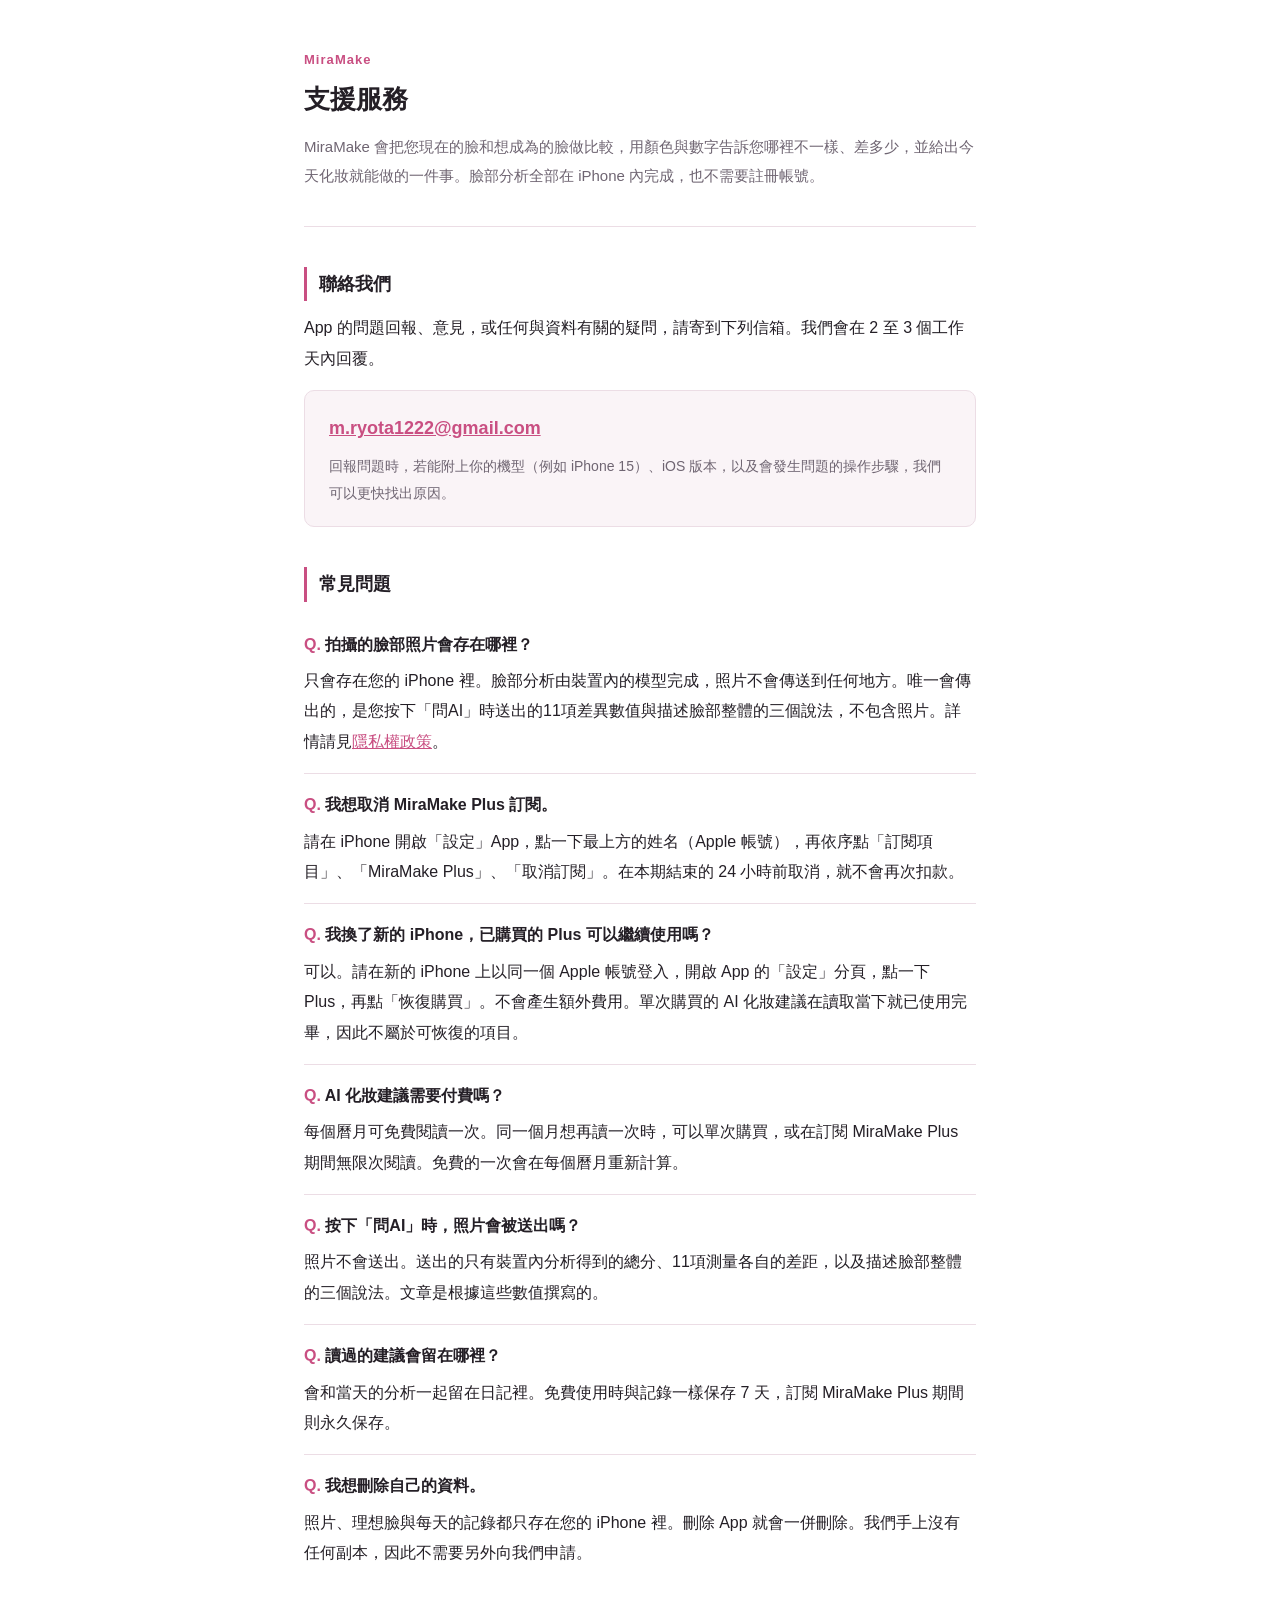
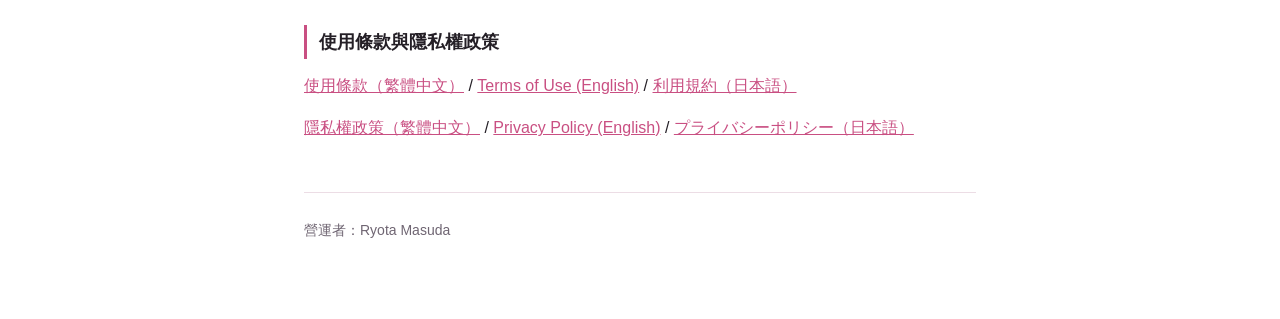
<file: support_zh-hant.html>
<!DOCTYPE html>
<html lang="zh-Hant">
<head>
<meta charset="UTF-8">
<meta name="viewport" content="width=device-width, initial-scale=1.0">
<title>支援服務 : MiraMake</title>
<meta name="description" content="iOS App「MiraMake」的支援服務頁面。提供聯絡方式與常見問題。">
<style>
/* 無論裝置設定為淺色或深色，本頁一律以白色背景顯示 */
:root {
  color-scheme: light;
  --bg: #ffffff;
  --panel: #faf4f7;
  --ink: #241f26;
  --muted: #6f6572;
  --accent: #c94f82;
  --line: #ecdde5;
}
* { margin: 0; padding: 0; box-sizing: border-box; }
body {
  background: var(--bg);
  color: var(--ink);
  font-family: "PingFang TC", "Hiragino Sans CNS", "Microsoft JhengHei", sans-serif;
  line-height: 1.9;
  font-size: 16px;
}
.wrap { max-width: 720px; margin: 0 auto; padding: 48px 24px 64px; }
header { border-bottom: 1px solid var(--line); padding-bottom: 24px; margin-bottom: 32px; }
.app-name { font-size: 13px; color: var(--accent); font-weight: 600; letter-spacing: 0.08em; margin-bottom: 8px; }
h1 { font-size: 26px; font-weight: 700; line-height: 1.4; }
.lead { margin-top: 16px; color: var(--muted); font-size: 15px; }
h2 {
  font-size: 18px;
  font-weight: 700;
  margin: 40px 0 12px;
  padding-left: 12px;
  border-left: 3px solid var(--accent);
}
p { margin-bottom: 12px; }
ul, ol { margin: 0 0 12px 1.4em; }
li { margin-bottom: 6px; }
.contact-box {
  background: var(--panel);
  border: 1px solid var(--line);
  border-radius: 10px;
  padding: 20px 24px;
  margin: 16px 0;
}
.contact-box .mail { font-size: 18px; font-weight: 700; }
.contact-box .hint { color: var(--muted); font-size: 14px; margin-top: 8px; margin-bottom: 0; }
.faq { border-bottom: 1px solid var(--line); padding: 16px 0; }
.faq:last-of-type { border-bottom: none; }
.faq .q { font-weight: 700; margin-bottom: 6px; }
.faq .q::before { content: "Q. "; color: var(--accent); }
.faq .a { margin-bottom: 0; }
a { color: var(--accent); }
footer {
  margin-top: 48px;
  padding-top: 24px;
  border-top: 1px solid var(--line);
  color: var(--muted);
  font-size: 14px;
}
footer a { color: var(--muted); }
</style>
</head>
<body>
<div class="wrap">

<header>
  <div class="app-name">MiraMake</div>
  <h1>支援服務</h1>
  <p class="lead">MiraMake 會把您現在的臉和想成為的臉做比較，用顏色與數字告訴您哪裡不一樣、差多少，並給出今天化妝就能做的一件事。臉部分析全部在 iPhone 內完成，也不需要註冊帳號。</p>
</header>

<h2>聯絡我們</h2>
<p>App 的問題回報、意見，或任何與資料有關的疑問，請寄到下列信箱。我們會在 2 至 3 個工作天內回覆。</p>
<div class="contact-box">
  <div class="mail"><a href="mailto:m.ryota1222@gmail.com">m.ryota1222@gmail.com</a></div>
  <p class="hint">回報問題時，若能附上你的機型（例如 iPhone 15）、iOS 版本，以及會發生問題的操作步驟，我們可以更快找出原因。</p>
</div>

<h2>常見問題</h2>

<div class="faq">
  <p class="q">拍攝的臉部照片會存在哪裡？</p>
  <p class="a">只會存在您的 iPhone 裡。臉部分析由裝置內的模型完成，照片不會傳送到任何地方。唯一會傳出的，是您按下「問AI」時送出的11項差異數值與描述臉部整體的三個說法，不包含照片。詳情請見<a href="./privacy_zh-hant.html">隱私權政策</a>。</p>
</div>

<div class="faq">
  <p class="q">我想取消 MiraMake Plus 訂閱。</p>
  <p class="a">請在 iPhone 開啟「設定」App，點一下最上方的姓名（Apple 帳號），再依序點「訂閱項目」、「MiraMake Plus」、「取消訂閱」。在本期結束的 24 小時前取消，就不會再次扣款。</p>
</div>

<div class="faq">
  <p class="q">我換了新的 iPhone，已購買的 Plus 可以繼續使用嗎？</p>
  <p class="a">可以。請在新的 iPhone 上以同一個 Apple 帳號登入，開啟 App 的「設定」分頁，點一下 Plus，再點「恢復購買」。不會產生額外費用。單次購買的 AI 化妝建議在讀取當下就已使用完畢，因此不屬於可恢復的項目。</p>
</div>

<div class="faq">
  <p class="q">AI 化妝建議需要付費嗎？</p>
  <p class="a">每個曆月可免費閱讀一次。同一個月想再讀一次時，可以單次購買，或在訂閱 MiraMake Plus 期間無限次閱讀。免費的一次會在每個曆月重新計算。</p>
</div>

<div class="faq">
  <p class="q">按下「問AI」時，照片會被送出嗎？</p>
  <p class="a">照片不會送出。送出的只有裝置內分析得到的總分、11項測量各自的差距，以及描述臉部整體的三個說法。文章是根據這些數值撰寫的。</p>
</div>

<div class="faq">
  <p class="q">讀過的建議會留在哪裡？</p>
  <p class="a">會和當天的分析一起留在日記裡。免費使用時與記錄一樣保存 7 天，訂閱 MiraMake Plus 期間則永久保存。</p>
</div>

<div class="faq">
  <p class="q">我想刪除自己的資料。</p>
  <p class="a">照片、理想臉與每天的記錄都只存在您的 iPhone 裡。刪除 App 就會一併刪除。我們手上沒有任何副本，因此不需要另外向我們申請。</p>
</div>

<h2>使用條款與隱私權政策</h2>
<p><a href="./terms_zh-hant.html">使用條款（繁體中文）</a> / <a href="./terms_en.html">Terms of Use (English)</a> / <a href="./terms.html">利用規約（日本語）</a></p>
<p><a href="./privacy_zh-hant.html">隱私權政策（繁體中文）</a> / <a href="./privacy_en.html">Privacy Policy (English)</a> / <a href="./privacy.html">プライバシーポリシー（日本語）</a></p>

<footer>
  <p>營運者：Ryota Masuda</p>
</footer>

</div>
</body>
</html>
</file>
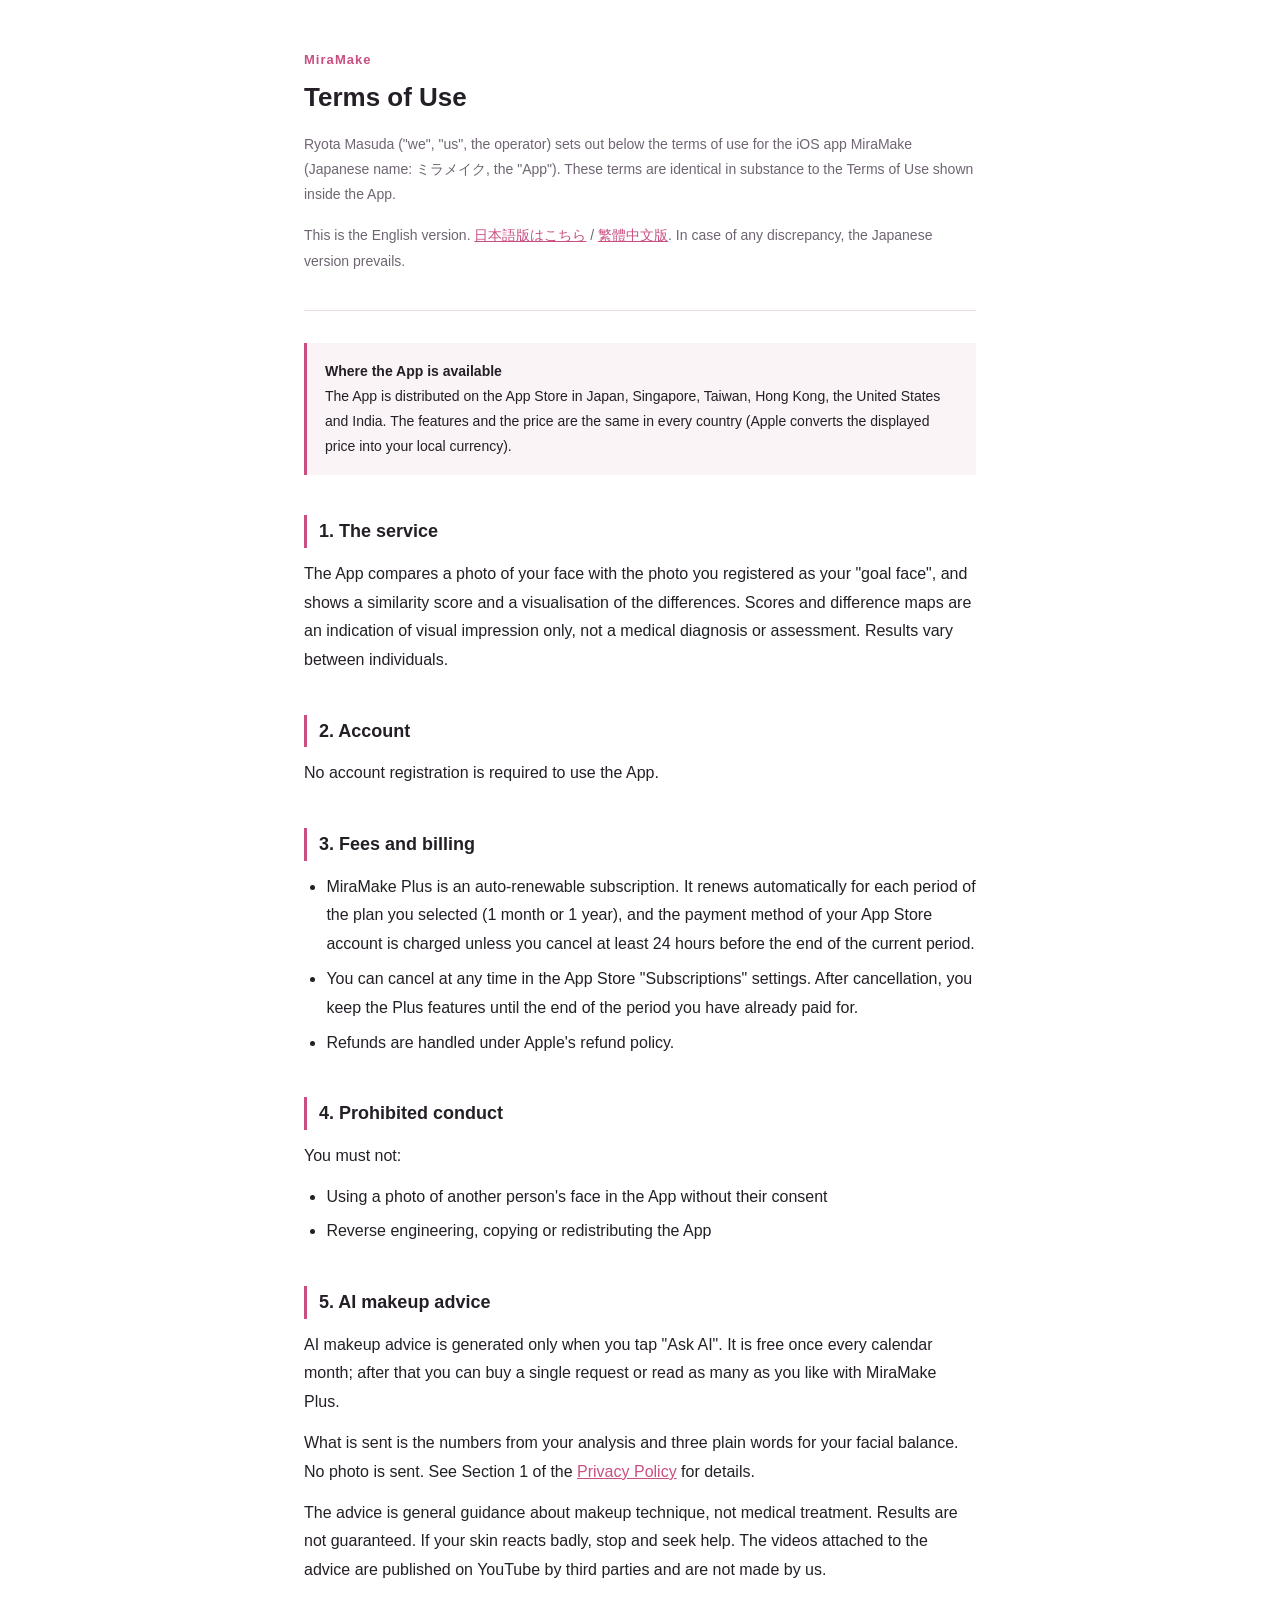
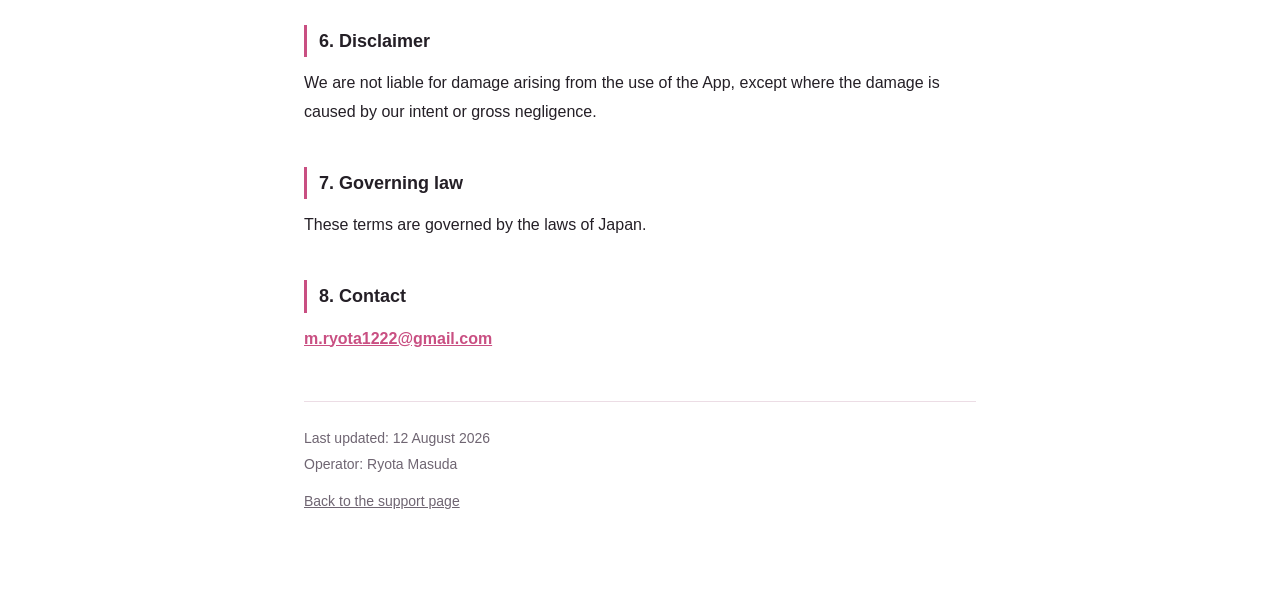
<file: terms_en.html>
<!DOCTYPE html>
<html lang="en">
<head>
<meta charset="UTF-8">
<meta name="viewport" content="width=device-width, initial-scale=1.0">
<title>Terms of Use : MiraMake</title>
<meta name="description" content="Terms of Use for the iOS app MiraMake: the service, auto-renewable subscription and cancellation, prohibited conduct, and governing law.">
<style>
/* Public pages stay on a white background regardless of the device dark-mode setting */
:root {
  color-scheme: light;
  --bg: #ffffff;
  --panel: #faf4f7;
  --ink: #241f26;
  --muted: #6f6572;
  --accent: #c94f82;
  --line: #ecdde5;
}
* { margin: 0; padding: 0; box-sizing: border-box; }
body {
  background: var(--bg);
  color: var(--ink);
  font-family: -apple-system, BlinkMacSystemFont, "Helvetica Neue", Arial, sans-serif;
  line-height: 1.8;
  font-size: 16px;
}
.wrap { max-width: 720px; margin: 0 auto; padding: 48px 24px 64px; }
header { border-bottom: 1px solid var(--line); padding-bottom: 24px; margin-bottom: 32px; }
.app-name { font-size: 13px; color: var(--accent); font-weight: 600; letter-spacing: 0.08em; margin-bottom: 8px; }
h1 { font-size: 26px; font-weight: 700; line-height: 1.4; }
.lead { margin-top: 16px; color: var(--muted); font-size: 14px; }
h2 {
  font-size: 18px;
  font-weight: 700;
  margin: 40px 0 12px;
  padding-left: 12px;
  border-left: 3px solid var(--accent);
}
p { margin-bottom: 12px; }
ul { margin: 0 0 12px 1.4em; }
li { margin-bottom: 6px; }
.notice {
  background: var(--panel);
  border-left: 3px solid var(--accent);
  padding: 16px 18px;
  margin: 24px 0 8px;
  font-size: 14px;
}
.contact { font-weight: 600; }
a { color: var(--accent); }
footer {
  margin-top: 48px;
  padding-top: 24px;
  border-top: 1px solid var(--line);
  color: var(--muted);
  font-size: 14px;
}
footer a { color: var(--muted); }
</style>
</head>
<body>
<div class="wrap">

<header>
  <div class="app-name">MiraMake</div>
  <h1>Terms of Use</h1>
  <p class="lead">Ryota Masuda ("we", "us", the operator) sets out below the terms of use for the iOS app MiraMake (Japanese name: ミラメイク, the "App"). These terms are identical in substance to the Terms of Use shown inside the App.</p>
  <p class="lead">This is the English version. <a href="./terms.html">日本語版はこちら</a> / <a href="./terms_zh-hant.html">繁體中文版</a>. In case of any discrepancy, the Japanese version prevails.</p>
</header>

<p class="notice"><strong>Where the App is available</strong><br>The App is distributed on the App Store in Japan, Singapore, Taiwan, Hong Kong, the United States and India. The features and the price are the same in every country (Apple converts the displayed price into your local currency).</p>

<h2>1. The service</h2>
<p>The App compares a photo of your face with the photo you registered as your "goal face", and shows a similarity score and a visualisation of the differences. Scores and difference maps are an indication of visual impression only, not a medical diagnosis or assessment. Results vary between individuals.</p>

<h2>2. Account</h2>
<p>No account registration is required to use the App.</p>

<h2>3. Fees and billing</h2>
<ul>
  <li>MiraMake Plus is an auto-renewable subscription. It renews automatically for each period of the plan you selected (1 month or 1 year), and the payment method of your App Store account is charged unless you cancel at least 24 hours before the end of the current period.</li>
  <li>You can cancel at any time in the App Store "Subscriptions" settings. After cancellation, you keep the Plus features until the end of the period you have already paid for.</li>
  <li>Refunds are handled under Apple's refund policy.</li>
</ul>

<h2>4. Prohibited conduct</h2>
<p>You must not:</p>
<ul>
  <li>Using a photo of another person's face in the App without their consent</li>
  <li>Reverse engineering, copying or redistributing the App</li>
</ul>

<h2>5. AI makeup advice</h2>
<p>AI makeup advice is generated only when you tap "Ask AI". It is free once every calendar month; after that you can buy a single request or read as many as you like with MiraMake Plus.</p>
<p>What is sent is the numbers from your analysis and three plain words for your facial balance. No photo is sent. See Section 1 of the <a href="./privacy_en.html">Privacy Policy</a> for details.</p>
<p>The advice is general guidance about makeup technique, not medical treatment. Results are not guaranteed. If your skin reacts badly, stop and seek help. The videos attached to the advice are published on YouTube by third parties and are not made by us.</p>

<h2>6. Disclaimer</h2>
<p>We are not liable for damage arising from the use of the App, except where the damage is caused by our intent or gross negligence.</p>

<h2>7. Governing law</h2>
<p>These terms are governed by the laws of Japan.</p>

<h2>8. Contact</h2>
<p class="contact"><a href="mailto:m.ryota1222@gmail.com">m.ryota1222@gmail.com</a></p>

<footer>
  <p>Last updated: 12 August 2026<br>Operator: Ryota Masuda</p>
  <p><a href="./index.html">Back to the support page</a></p>
</footer>

</div>
</body>
</html>
</file>
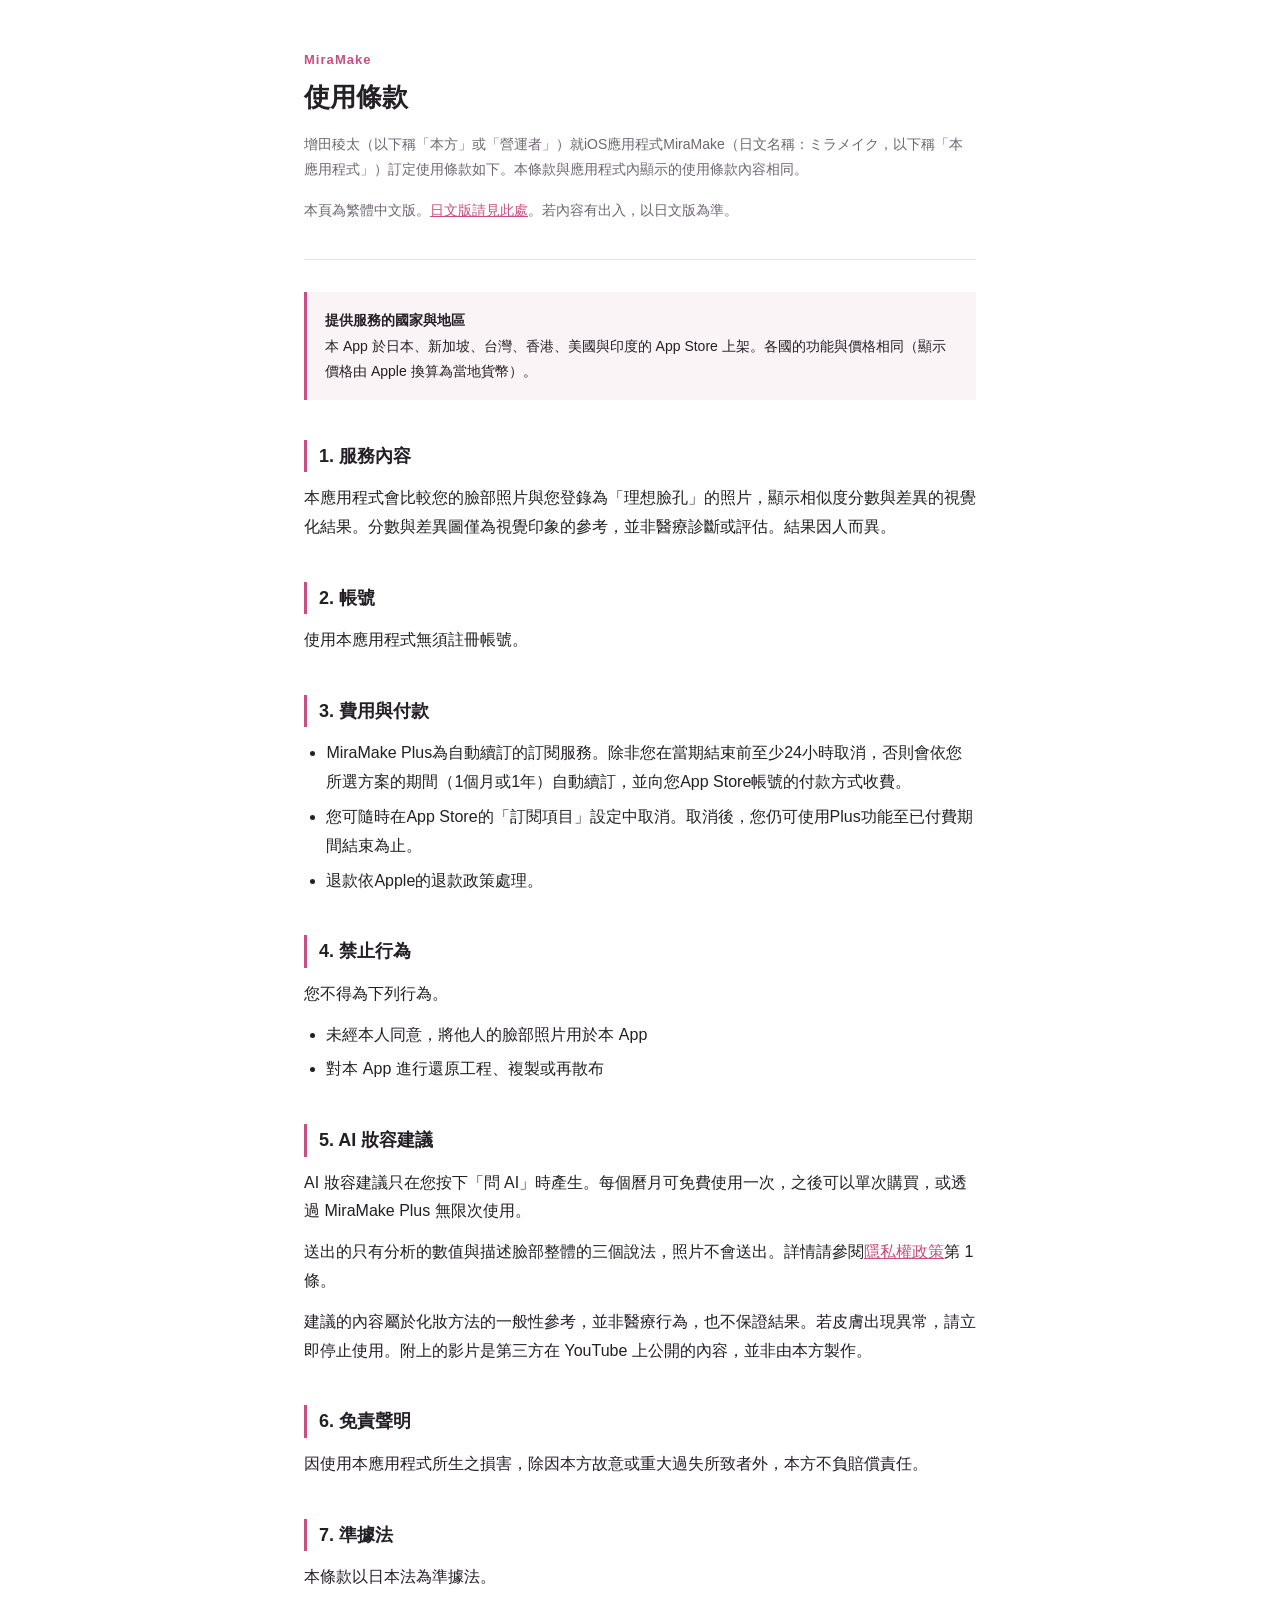
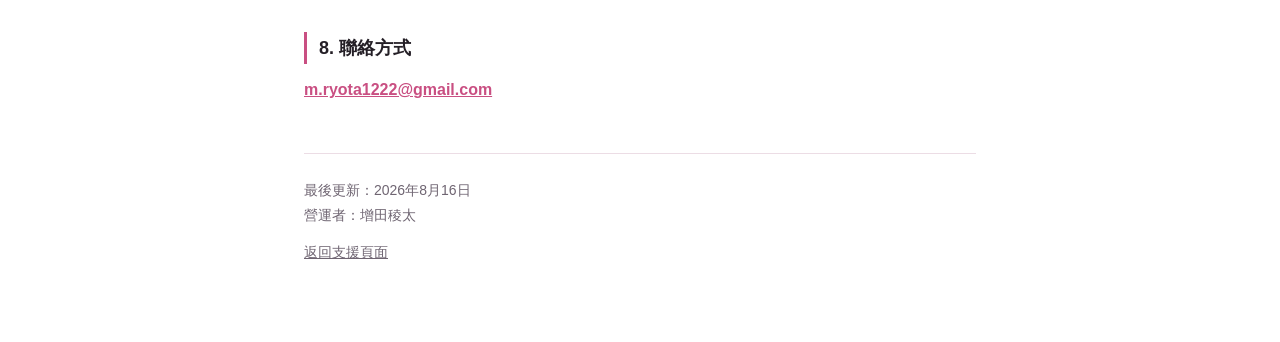
<file: terms_zh-hant.html>
<!DOCTYPE html>
<html lang="zh-Hant">
<head>
<meta charset="UTF-8">
<meta name="viewport" content="width=device-width, initial-scale=1.0">
<title>使用條款 : MiraMake</title>
<meta name="description" content="iOS應用程式MiraMake（ミラメイク）的使用條款。">
<style>
/* Public pages stay on a white background regardless of the device dark-mode setting */
:root {
  color-scheme: light;
  --bg: #ffffff;
  --panel: #faf4f7;
  --ink: #241f26;
  --muted: #6f6572;
  --accent: #c94f82;
  --line: #ecdde5;
}
* { margin: 0; padding: 0; box-sizing: border-box; }
body {
  background: var(--bg);
  color: var(--ink);
  font-family: -apple-system, BlinkMacSystemFont, "Helvetica Neue", Arial, sans-serif;
  line-height: 1.8;
  font-size: 16px;
}
.wrap { max-width: 720px; margin: 0 auto; padding: 48px 24px 64px; }
header { border-bottom: 1px solid var(--line); padding-bottom: 24px; margin-bottom: 32px; }
.app-name { font-size: 13px; color: var(--accent); font-weight: 600; letter-spacing: 0.08em; margin-bottom: 8px; }
h1 { font-size: 26px; font-weight: 700; line-height: 1.4; }
.lead { margin-top: 16px; color: var(--muted); font-size: 14px; }
h2 {
  font-size: 18px;
  font-weight: 700;
  margin: 40px 0 12px;
  padding-left: 12px;
  border-left: 3px solid var(--accent);
}
p { margin-bottom: 12px; }
ul { margin: 0 0 12px 1.4em; }
li { margin-bottom: 6px; }
.notice {
  background: var(--panel);
  border-left: 3px solid var(--accent);
  padding: 16px 18px;
  margin: 24px 0 8px;
  font-size: 14px;
}
.contact { font-weight: 600; }
a { color: var(--accent); }
footer {
  margin-top: 48px;
  padding-top: 24px;
  border-top: 1px solid var(--line);
  color: var(--muted);
  font-size: 14px;
}
footer a { color: var(--muted); }
</style>
</head>
<body>
<div class="wrap">

<header>
  <div class="app-name">MiraMake</div>
  <h1>使用條款</h1>
  <p class="lead">增田稜太（以下稱「本方」或「營運者」）就iOS應用程式MiraMake（日文名稱：ミラメイク，以下稱「本應用程式」）訂定使用條款如下。本條款與應用程式內顯示的使用條款內容相同。</p>
  <p class="lead">本頁為繁體中文版。<a href="./terms.html">日文版請見此處</a>。若內容有出入，以日文版為準。</p>
</header>

<p class="notice"><strong>提供服務的國家與地區</strong><br>本 App 於日本、新加坡、台灣、香港、美國與印度的 App Store 上架。各國的功能與價格相同（顯示價格由 Apple 換算為當地貨幣）。</p>

<h2>1. 服務內容</h2>
<p>本應用程式會比較您的臉部照片與您登錄為「理想臉孔」的照片，顯示相似度分數與差異的視覺化結果。分數與差異圖僅為視覺印象的參考，並非醫療診斷或評估。結果因人而異。</p>

<h2>2. 帳號</h2>
<p>使用本應用程式無須註冊帳號。</p>

<h2>3. 費用與付款</h2>
<ul>
  <li>MiraMake Plus為自動續訂的訂閱服務。除非您在當期結束前至少24小時取消，否則會依您所選方案的期間（1個月或1年）自動續訂，並向您App Store帳號的付款方式收費。</li>
  <li>您可隨時在App Store的「訂閱項目」設定中取消。取消後，您仍可使用Plus功能至已付費期間結束為止。</li>
  <li>退款依Apple的退款政策處理。</li>
</ul>

<h2>4. 禁止行為</h2>
<p>您不得為下列行為。</p>
<ul>
  <li>未經本人同意，將他人的臉部照片用於本 App</li>
  <li>對本 App 進行還原工程、複製或再散布</li>
</ul>

<h2>5. AI 妝容建議</h2>
<p>AI 妝容建議只在您按下「問 AI」時產生。每個曆月可免費使用一次，之後可以單次購買，或透過 MiraMake Plus 無限次使用。</p>
<p>送出的只有分析的數值與描述臉部整體的三個說法，照片不會送出。詳情請參閱<a href="./privacy_zh-hant.html">隱私權政策</a>第 1 條。</p>
<p>建議的內容屬於化妝方法的一般性參考，並非醫療行為，也不保證結果。若皮膚出現異常，請立即停止使用。附上的影片是第三方在 YouTube 上公開的內容，並非由本方製作。</p>

<h2>6. 免責聲明</h2>
<p>因使用本應用程式所生之損害，除因本方故意或重大過失所致者外，本方不負賠償責任。</p>

<h2>7. 準據法</h2>
<p>本條款以日本法為準據法。</p>

<h2>8. 聯絡方式</h2>
<p class="contact"><a href="mailto:m.ryota1222@gmail.com">m.ryota1222@gmail.com</a></p>

<footer>
  <p>最後更新：2026年8月16日<br>營運者：增田稜太</p>
  <p><a href="./index.html">返回支援頁面</a></p>
</footer>

</div>
</body>
</html>
</file>
